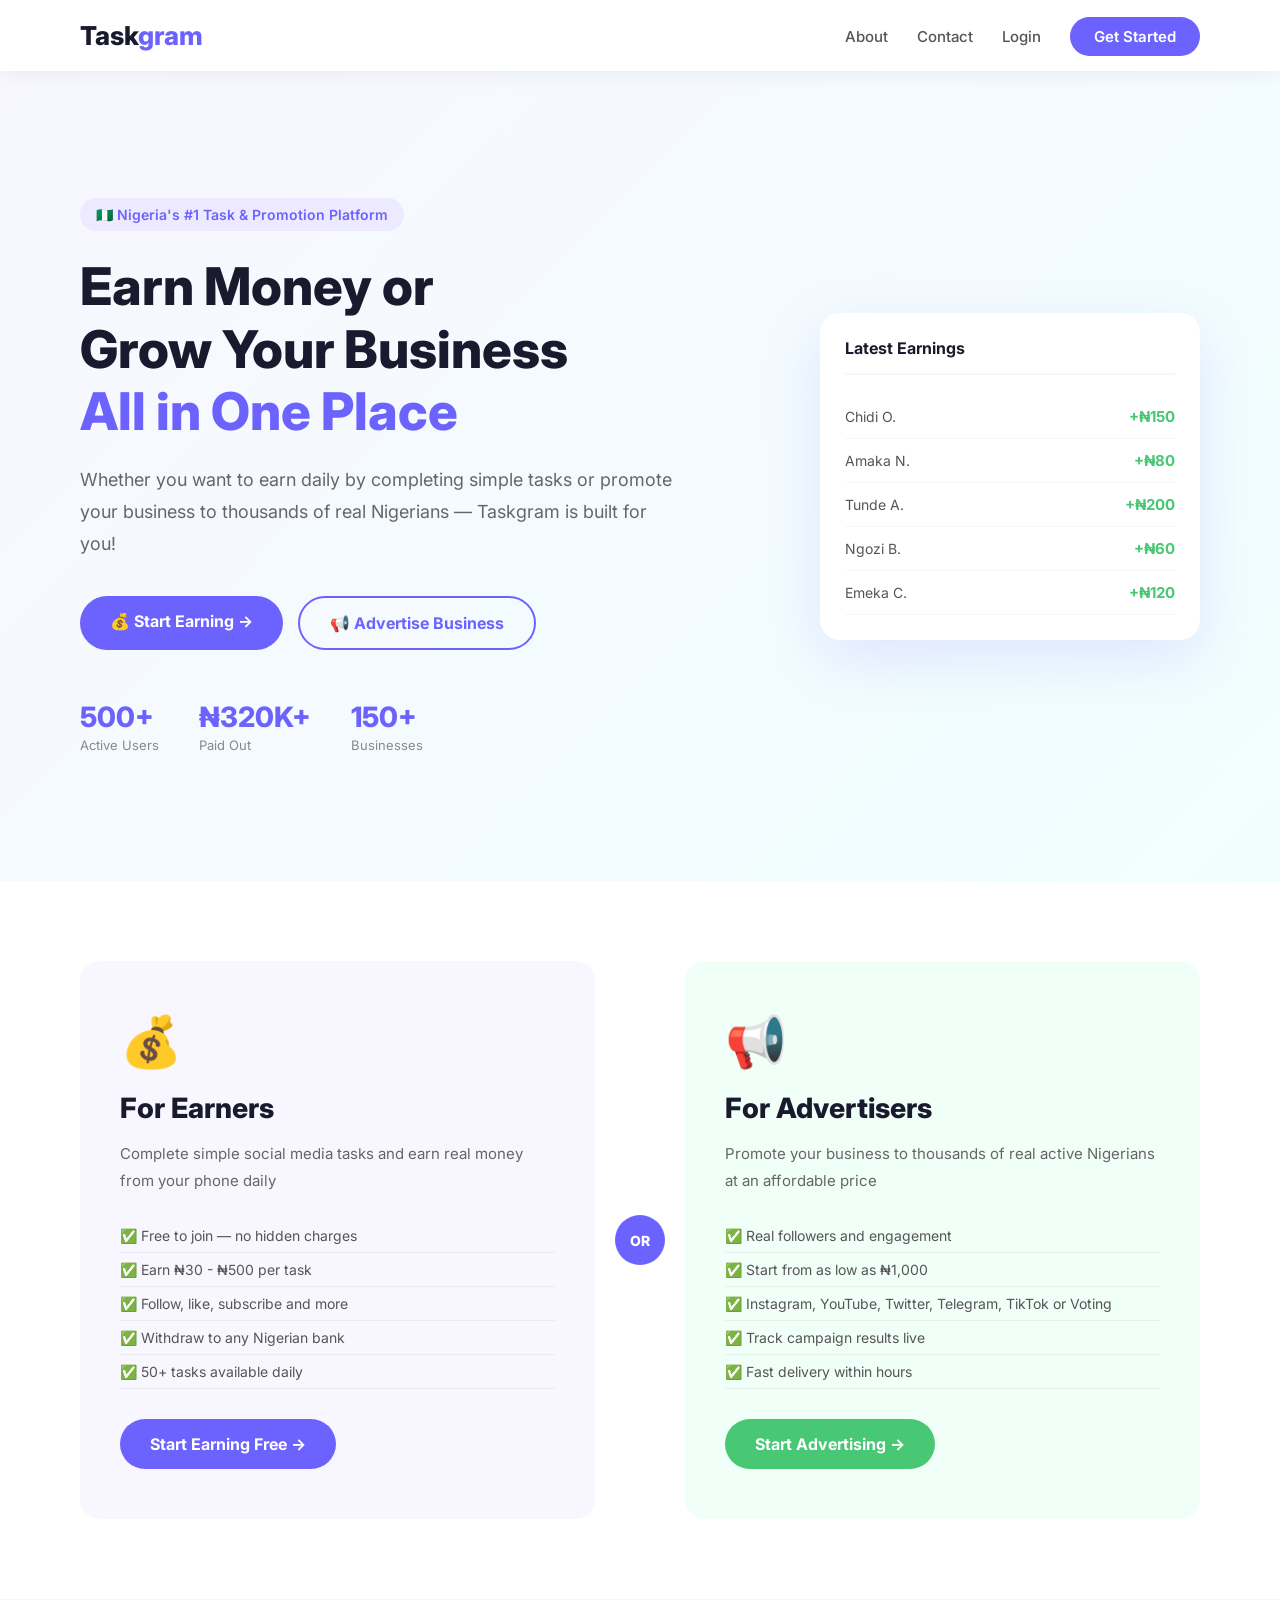
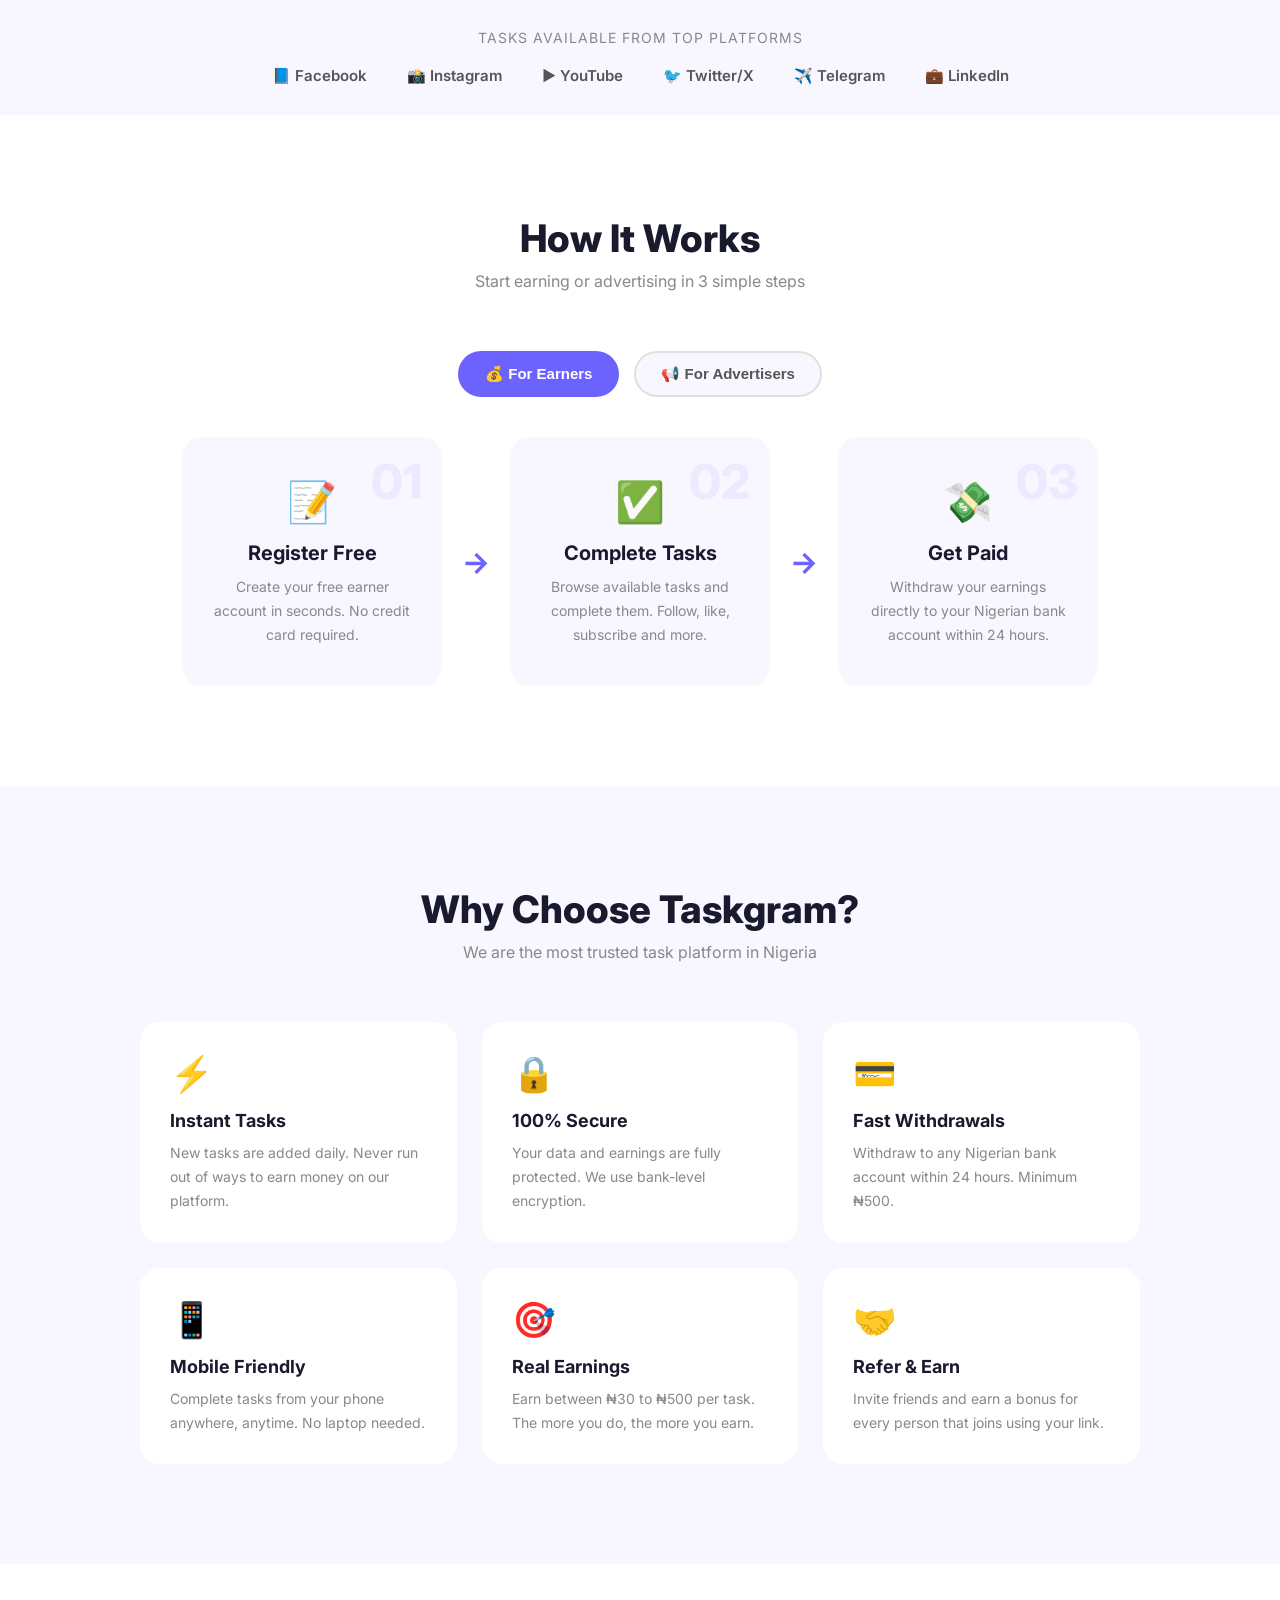
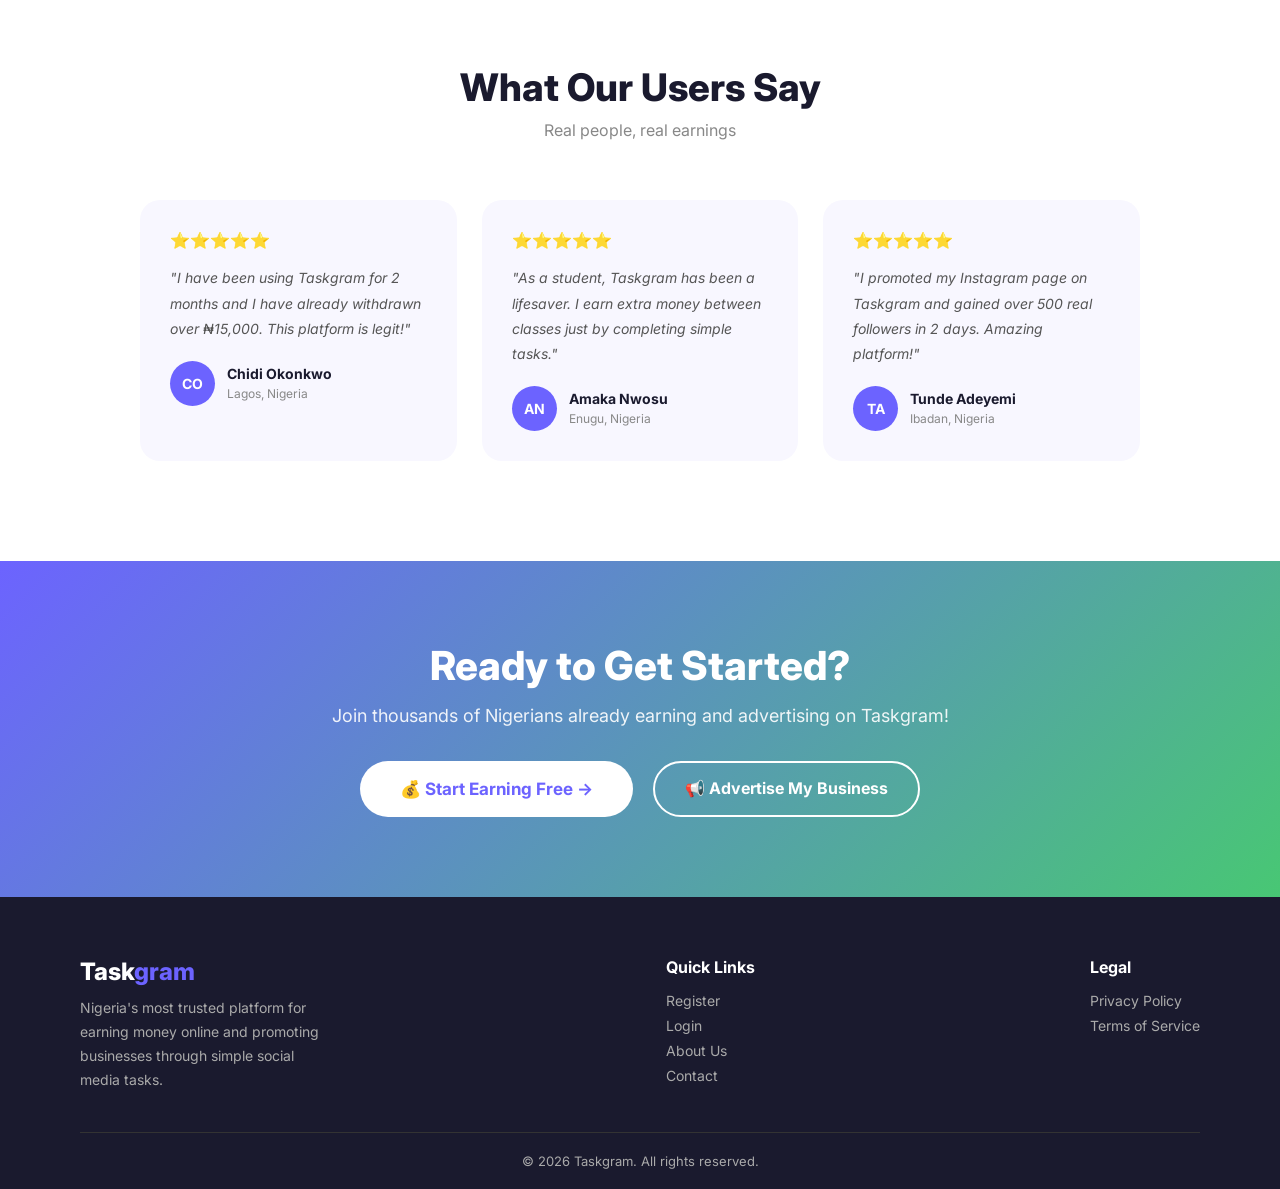
<file: index.html>
<!DOCTYPE html>
<html lang="en">
<head>
    <meta charset="UTF-8">
    <meta name="viewport" content="width=device-width, initial-scale=1.0">
    <title>Taskgram - Earn & Advertise Online</title>
    <link rel="stylesheet" href="css/style.css">
    <link href="https://fonts.googleapis.com/css2?family=Inter:wght@400;500;600;700;800&display=swap" rel="stylesheet">
</head>
<body>

    <!-- NAVIGATION -->
    <nav>
        <div class="logo">Task<span>gram</span></div>
        <div class="nav-links">
            <a href="pages/about.html">About</a>
            <a href="pages/contact.html">Contact</a>
            <a href="pages/login.html">Login</a>
            <a href="pages/register.html" class="btn-signup">Get Started</a>
        </div>
    </nav>

    <!-- HERO SECTION -->
    <section class="hero">
        <div class="hero-content">
            <div class="hero-badge">🇳🇬 Nigeria's #1 Task & Promotion Platform</div>
            <h1>Earn Money or<br>Grow Your Business<br><span>All in One Place</span></h1>
            <p>Whether you want to earn daily by completing simple tasks or promote your business to thousands of real Nigerians — Taskgram is built for you!</p>
            <div class="hero-buttons">
                <a href="pages/register.html" class="btn-main">💰 Start Earning →</a>
                <a href="pages/register.html" class="btn-outline">📢 Advertise Business</a>
            </div>
            <div class="hero-stats">
                <div class="hero-stat">
                    <strong>500+</strong>
                    <span>Active Users</span>
                </div>
                <div class="hero-stat">
                    <strong>₦320K+</strong>
                    <span>Paid Out</span>
                </div>
                <div class="hero-stat">
                    <strong>150+</strong>
                    <span>Businesses</span>
                </div>
            </div>
        </div>
        <div class="hero-image">
            <div class="hero-card">
                <div class="hero-card-header">
                    <span> Latest Earnings</span>
                </div>
                <div class="earning-item">
                    <span> Chidi O.</span>
                    <span class="earn-amount">+₦150</span>
                </div>
                <div class="earning-item">
                    <span> Amaka N.</span>
                    <span class="earn-amount">+₦80</span>
                </div>
                <div class="earning-item">
                    <span> Tunde A.</span>
                    <span class="earn-amount">+₦200</span>
                </div>
                <div class="earning-item">
                    <span> Ngozi B.</span>
                    <span class="earn-amount">+₦60</span>
                </div>
                <div class="earning-item">
                    <span> Emeka C.</span>
                    <span class="earn-amount">+₦120</span>
                </div>
            </div>
        </div>
    </section>

    <!-- TWO SIDES SECTION -->
    <section class="two-sides">
        <div class="side earner-side">
            <div class="side-icon">💰</div>
            <h2>For Earners</h2>
            <p>Complete simple social media tasks and earn real money from your phone daily</p>
            <ul class="side-list">
                <li>✅ Free to join — no hidden charges</li>
                <li>✅ Earn ₦30 - ₦500 per task</li>
                <li>✅ Follow, like, subscribe and more</li>
                <li>✅ Withdraw to any Nigerian bank</li>
                <li>✅ 50+ tasks available daily</li>
            </ul>
            <a href="pages/register.html" class="btn-main">Start Earning Free →</a>
        </div>
        <div class="sides-divider">
            <span>OR</span>
        </div>
        <div class="side advertiser-side">
            <div class="side-icon">📢</div>
            <h2>For Advertisers</h2>
            <p>Promote your business to thousands of real active Nigerians at an affordable price</p>
            <ul class="side-list">
                <li>✅ Real followers and engagement</li>
                <li>✅ Start from as low as ₦1,000</li>
                <li>✅ Instagram, YouTube, Twitter, Telegram, TikTok or Voting</li>
                <li>✅ Track campaign results live</li>
                <li>✅ Fast delivery within hours</li>
            </ul>
            <a href="pages/register.html" class="btn-green">Start Advertising →</a>
        </div>
    </section>

    <!-- TRUSTED BY -->
    <section class="trusted">
        <p>Tasks available from top platforms</p>
        <div class="trusted-logos">
            <span>📘 Facebook</span>
            <span>📸 Instagram</span>
            <span>▶️ YouTube</span>
            <span>🐦 Twitter/X</span>
            <span>✈️ Telegram</span>
            <span>💼 LinkedIn</span>
        </div>
    </section>

    <!-- HOW IT WORKS -->
    <section class="how-it-works">
        <div class="section-header">
            <h2>How It Works</h2>
            <p>Start earning or advertising in 3 simple steps</p>
        </div>

        <div class="how-tabs">
            <button class="tab-btn active" onclick="showTab('earner-steps')">💰 For Earners</button>
            <button class="tab-btn" onclick="showTab('advertiser-steps')">📢 For Advertisers</button>
        </div>

        <div id="earner-steps" class="steps">
            <div class="step">
                <div class="step-number">01</div>
                <div class="step-icon">📝</div>
                <h3>Register Free</h3>
                <p>Create your free earner account in seconds. No credit card required.</p>
            </div>
            <div class="step-arrow">→</div>
            <div class="step">
                <div class="step-number">02</div>
                <div class="step-icon">✅</div>
                <h3>Complete Tasks</h3>
                <p>Browse available tasks and complete them. Follow, like, subscribe and more.</p>
            </div>
            <div class="step-arrow">→</div>
            <div class="step">
                <div class="step-number">03</div>
                <div class="step-icon">💸</div>
                <h3>Get Paid</h3>
                <p>Withdraw your earnings directly to your Nigerian bank account within 24 hours.</p>
            </div>
        </div>

        <div id="advertiser-steps" class="steps" style="display:none;">
            <div class="step">
                <div class="step-number">01</div>
                <div class="step-icon">📋</div>
                <h3>Create Account</h3>
                <p>Register as an advertiser and set up your business profile in minutes.</p>
            </div>
            <div class="step-arrow">→</div>
            <div class="step">
                <div class="step-number">02</div>
                <div class="step-icon">🎯</div>
                <h3>Post Your Task</h3>
                <p>Create your campaign, set your budget and describe what you need done.</p>
            </div>
            <div class="step-arrow">→</div>
            <div class="step">
                <div class="step-number">03</div>
                <div class="step-icon">📈</div>
                <h3>Watch it Grow</h3>
                <p>Thousands of earners complete your task and your business grows instantly.</p>
            </div>
        </div>
    </section>

    <!-- FEATURES -->
    <section class="features">
        <div class="section-header">
            <h2>Why Choose Taskgram?</h2>
            <p>We are the most trusted task platform in Nigeria</p>
        </div>
        <div class="features-grid">
            <div class="feature-card">
                <div class="feature-icon">⚡</div>
                <h3>Instant Tasks</h3>
                <p>New tasks are added daily. Never run out of ways to earn money on our platform.</p>
            </div>
            <div class="feature-card">
                <div class="feature-icon">🔒</div>
                <h3>100% Secure</h3>
                <p>Your data and earnings are fully protected. We use bank-level encryption.</p>
            </div>
            <div class="feature-card">
                <div class="feature-icon">💳</div>
                <h3>Fast Withdrawals</h3>
                <p>Withdraw to any Nigerian bank account within 24 hours. Minimum ₦500.</p>
            </div>
            <div class="feature-card">
                <div class="feature-icon">📱</div>
                <h3>Mobile Friendly</h3>
                <p>Complete tasks from your phone anywhere, anytime. No laptop needed.</p>
            </div>
            <div class="feature-card">
                <div class="feature-icon">🎯</div>
                <h3>Real Earnings</h3>
                <p>Earn between ₦30 to ₦500 per task. The more you do, the more you earn.</p>
            </div>
            <div class="feature-card">
                <div class="feature-icon">🤝</div>
                <h3>Refer & Earn</h3>
                <p>Invite friends and earn a bonus for every person that joins using your link.</p>
            </div>
        </div>
    </section>

    <!-- TESTIMONIALS -->
    <section class="testimonials">
        <div class="section-header">
            <h2>What Our Users Say</h2>
            <p>Real people, real earnings</p>
        </div>
        <div class="testimonials-grid">
            <div class="testimonial-card">
                <div class="stars">⭐⭐⭐⭐⭐</div>
                <p>"I have been using Taskgram for 2 months and I have already withdrawn over ₦15,000. This platform is legit!"</p>
                <div class="testimonial-author">
                    <div class="author-avatar">CO</div>
                    <div>
                        <strong>Chidi Okonkwo</strong>
                        <span>Lagos, Nigeria</span>
                    </div>
                </div>
            </div>
            <div class="testimonial-card">
                <div class="stars">⭐⭐⭐⭐⭐</div>
                <p>"As a student, Taskgram has been a lifesaver. I earn extra money between classes just by completing simple tasks."</p>
                <div class="testimonial-author">
                    <div class="author-avatar">AN</div>
                    <div>
                        <strong>Amaka Nwosu</strong>
                        <span>Enugu, Nigeria</span>
                    </div>
                </div>
            </div>
            <div class="testimonial-card">
                <div class="stars">⭐⭐⭐⭐⭐</div>
                <p>"I promoted my Instagram page on Taskgram and gained over 500 real followers in 2 days. Amazing platform!"</p>
                <div class="testimonial-author">
                    <div class="author-avatar">TA</div>
                    <div>
                        <strong>Tunde Adeyemi</strong>
                        <span>Ibadan, Nigeria</span>
                    </div>
                </div>
            </div>
        </div>
    </section>

    <!-- CTA -->
    <section class="cta">
        <h2>Ready to Get Started?</h2>
        <p>Join thousands of Nigerians already earning and advertising on Taskgram!</p>
        <div style="display:flex; gap:20px; justify-content:center; flex-wrap:wrap;">
            <a href="pages/register.html" class="btn-main">💰 Start Earning Free →</a>
            <a href="pages/register.html" class="btn-outline" style="border-color:white; color:white;">📢 Advertise My Business</a>
        </div>
    </section>

    <!-- FOOTER -->
    <footer>
        <div class="footer-content">
            <div class="footer-brand">
                <h3>Task<span>gram</span></h3>
                <p>Nigeria's most trusted platform for earning money online and promoting businesses through simple social media tasks.</p>
            </div>
            <div class="footer-links">
                <h4>Quick Links</h4>
                <a href="pages/register.html">Register</a>
                <a href="pages/login.html">Login</a>
                <a href="pages/about.html">About Us</a>
                <a href="pages/contact.html">Contact</a>
            </div>
            <div class="footer-links">
                <h4>Legal</h4>
                <a href="pages/privacy.html">Privacy Policy</a>
                <a href="pages/terms.html">Terms of Service</a>
            </div>
        </div>
        <div class="footer-bottom">
            <p>© 2026 Taskgram. All rights reserved.</p>
        </div>
    </footer>

    <script>
        function showTab(tab){
            document.getElementById('earner-steps').style.display = 'none';
            document.getElementById('advertiser-steps').style.display = 'none';
            document.getElementById(tab).style.display = 'flex';

            document.querySelectorAll('.tab-btn').forEach(btn => btn.classList.remove('active'));
            event.target.classList.add('active');
        }
    </script>

</body>
</html>
</file>
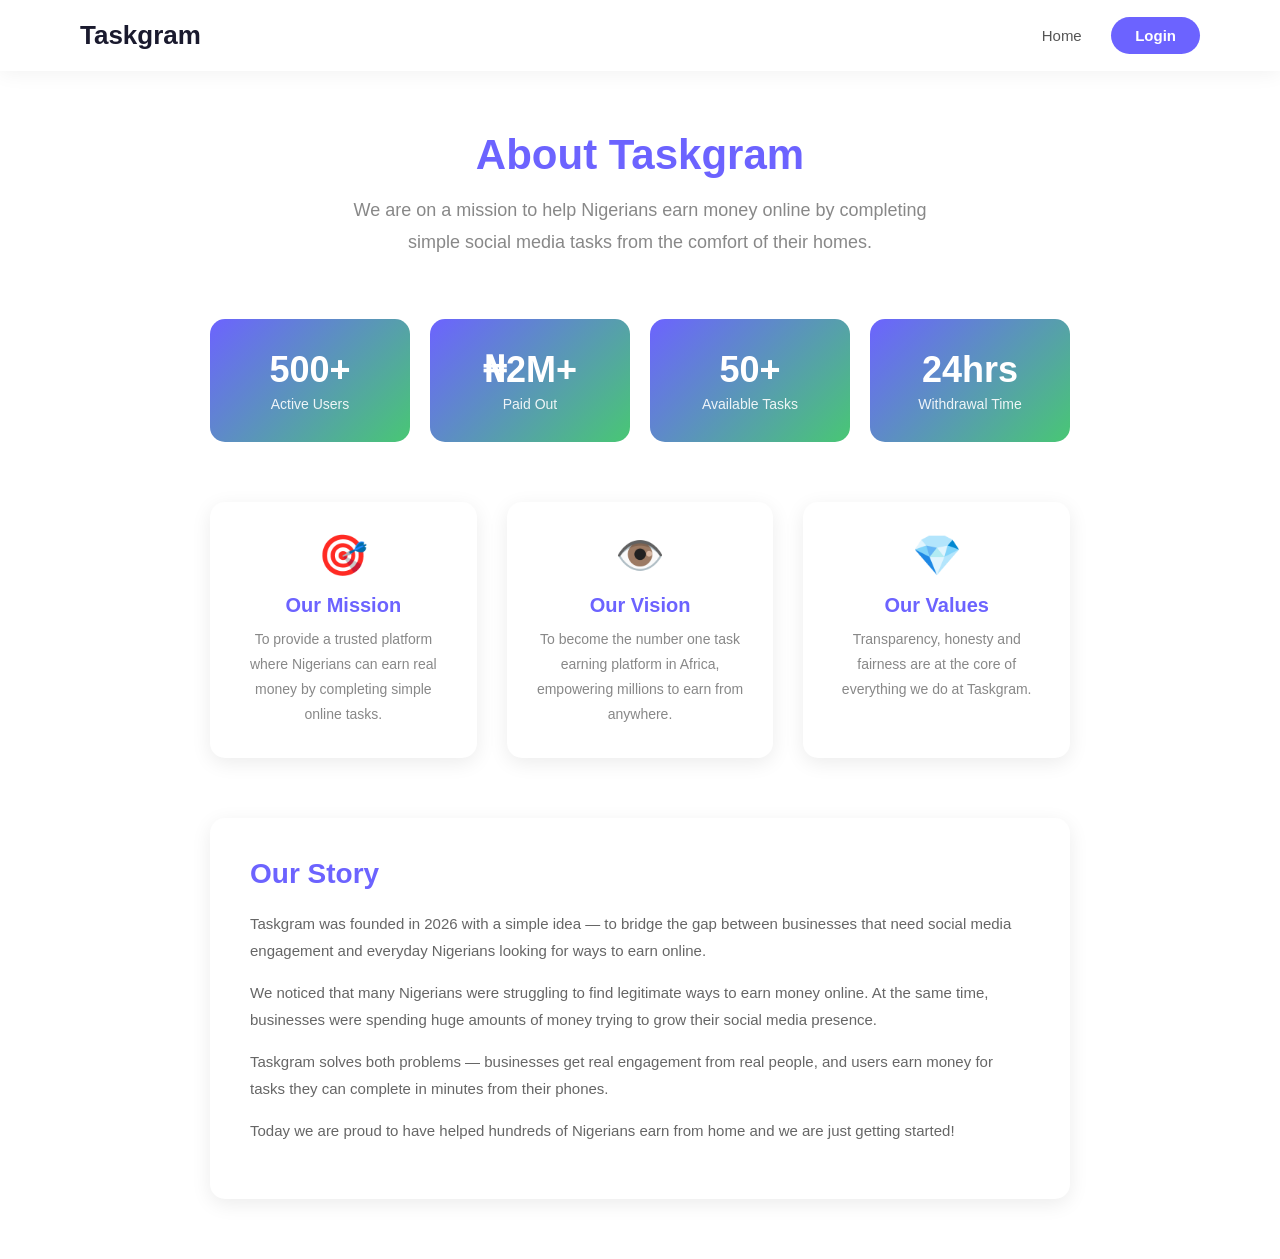
<file: pages/about.html>
<!DOCTYPE html>
<html lang="en">
<head>
    <meta charset="UTF-8">
    <meta name="viewport" content="width=device-width, initial-scale=1.0">
    <title>Taskgram - About Us</title>
    <link rel="stylesheet" href="../css/style.css">
    <style>
        .about-section {
            max-width: 900px;
            margin: 60px auto;
            padding: 0 20px;
        }

        .about-hero {
            text-align: center;
            margin-bottom: 60px;
        }

        .about-hero h1 {
            font-size: 42px;
            color: #6c63ff;
            margin-bottom: 15px;
        }

        .about-hero p {
            font-size: 18px;
            color: #888;
            max-width: 600px;
            margin: 0 auto;
            line-height: 1.8;
        }

        .about-grid {
            display: flex;
            gap: 30px;
            flex-wrap: wrap;
            margin-bottom: 60px;
        }

        .about-card {
            background: white;
            padding: 30px;
            border-radius: 15px;
            flex: 1;
            min-width: 250px;
            box-shadow: 0 5px 20px rgba(0,0,0,0.08);
            text-align: center;
        }

        .about-card .icon {
            font-size: 40px;
            margin-bottom: 15px;
        }

        .about-card h3 {
            font-size: 20px;
            color: #6c63ff;
            margin-bottom: 10px;
        }

        .about-card p {
            color: #888;
            font-size: 14px;
            line-height: 1.8;
        }

        .about-story {
            background: white;
            padding: 40px;
            border-radius: 15px;
            box-shadow: 0 5px 20px rgba(0,0,0,0.08);
            margin-bottom: 60px;
        }

        .about-story h2 {
            font-size: 28px;
            color: #6c63ff;
            margin-bottom: 20px;
        }

        .about-story p {
            color: #666;
            font-size: 15px;
            line-height: 1.8;
            margin-bottom: 15px;
        }

        .stats-row {
            display: flex;
            gap: 20px;
            flex-wrap: wrap;
            margin-bottom: 60px;
        }

        .stat-box {
            background: linear-gradient(135deg, #6c63ff, #48c774);
            color: white;
            padding: 30px;
            border-radius: 15px;
            flex: 1;
            min-width: 150px;
            text-align: center;
        }

        .stat-box h3 {
            font-size: 36px;
            font-weight: 700;
            margin-bottom: 5px;
        }

        .stat-box p {
            font-size: 14px;
            opacity: 0.9;
        }
    </style>
</head>
<body>

    <nav>
        <div class="logo">Taskgram</div>
        <div class="nav-links">
            <a href="../index.html">Home</a>
            <a href="login.html" class="btn-signup">Login</a>
        </div>
    </nav>

    <section class="about-section">

        <!-- HERO -->
        <div class="about-hero">
            <h1>About Taskgram</h1>
            <p>We are on a mission to help Nigerians earn money online by completing simple social media tasks from the comfort of their homes.</p>
        </div>

        <!-- STATS -->
        <div class="stats-row">
            <div class="stat-box">
                <h3>500+</h3>
                <p>Active Users</p>
            </div>
            <div class="stat-box">
                <h3>₦2M+</h3>
                <p>Paid Out</p>
            </div>
            <div class="stat-box">
                <h3>50+</h3>
                <p>Available Tasks</p>
            </div>
            <div class="stat-box">
                <h3>24hrs</h3>
                <p>Withdrawal Time</p>
            </div>
        </div>

        <!-- VALUES -->
        <div class="about-grid">
            <div class="about-card">
                <div class="icon">🎯</div>
                <h3>Our Mission</h3>
                <p>To provide a trusted platform where Nigerians can earn real money by completing simple online tasks.</p>
            </div>
            <div class="about-card">
                <div class="icon">👁️</div>
                <h3>Our Vision</h3>
                <p>To become the number one task earning platform in Africa, empowering millions to earn from anywhere.</p>
            </div>
            <div class="about-card">
                <div class="icon">💎</div>
                <h3>Our Values</h3>
                <p>Transparency, honesty and fairness are at the core of everything we do at Taskgram.</p>
            </div>
        </div>

        <!-- STORY -->
        <div class="about-story">
            <h2>Our Story</h2>
            <p>Taskgram was founded in 2026 with a simple idea — to bridge the gap between businesses that need social media engagement and everyday Nigerians looking for ways to earn online.</p>
            <p>We noticed that many Nigerians were struggling to find legitimate ways to earn money online. At the same time, businesses were spending huge amounts of money trying to grow their social media presence.</p>
            <p>Taskgram solves both problems — businesses get real engagement from real people, and users earn money for tasks they can complete in minutes from their phones.</p>
            <p>Today we are proud to have helped hundreds of Nigerians earn from home and we are just getting started!</p>
        </div>

    </section>

</body>
</html>
</file>
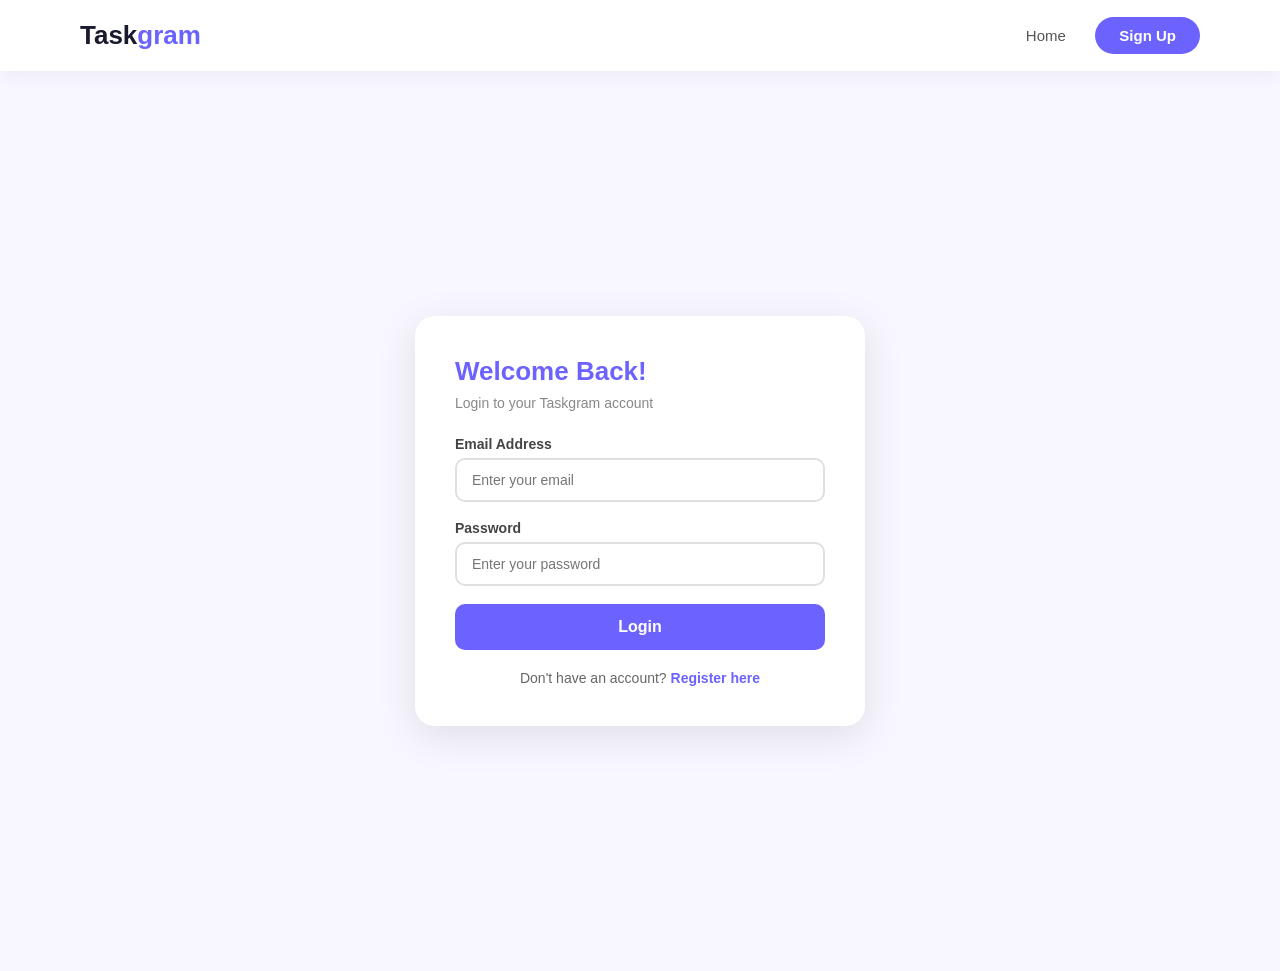
<file: pages/advertiser_dashboard.html>
<!DOCTYPE html>
<html lang="en">
    <head>
        <meta charset="UTF-8">
        <meta name="viewport" content="width=device-width, initial-scale=1.0">
        <title>Taskgram - Advertisers Dashboard</title>
        <link rel="stylesheet" href="../css/style.css">
        <style>
            .adv-dashboard {
                max-width: 1000px;
                margin: 40px auto;
                padding: 0 20px;
            }

            .adv-welcome {
                background: linear-gradient(135deg, #1a1a2e, #2d2d5e);
                color: white;
                padding: 30px;
                border-radius: 15px;
                margin-bottom: 30px;
            }

            .adv-welcome h2 {
                font-size: 24px;
                margin-bottom: 8px;
            }

            .adv-welcome p {
                opacity: 0.8;
                font-size: 14px;
            }

            .adv-stats {
                display: flex;
                gap: 20px;
                flex-wrap: wrap;
                margin-bottom: 30px;
            }

            .adv-stat-card {
                background: white;
                padding: 25px;
                border-radius: 15px;
                flex: 1;
                min-width: 150px;
                box-shadow: 0 5px 20px rgba(0, 0, 0, 0.08);
                text-align: center;
            }

            .adv-stat-card h3 {
                font-size: 14px;
                color: #888;
                margin-bottom: 10px;
            }

            .adv-stat-card p {
                font-size: 28px;
                font-weight: 700;
                color: #6c63ff;
            }

            .adv-section {
                background: white;
                padding: 30px;
                border-radius: 15px;
                box-shadow: 0 5px 20px rgba(0, 0, 0, 0.08);
                margin-bottom: 30px;
            }

            .adv-section h2 {
                font-size: 22px;
                color: 6c63ff;
                margin-bottom: 25px;
            }

            .campaign-form {
                display: grid;
                grid-template-columns: repeat(2, 1fr);
                gap: 15px;
            }

            .campaign-form .form-group {
                margin-bottom: 0;
            }

            .campaign-form .form-group {
                margin-bottom: 0;
            }

            .campaign-form .form-group.full-width {
                grid-column: span 2;
            }

            .campaign-form input,
            .campaign-form select,
            .campaign-form textarea {
                display: block;
                width: 100%;
                padding: 12px 15px;
                border: 2px solid #e0e0e0;
                border-radius: 10px;
                font-size: 14px;
                outline: none;
                transition: 0.3s;
                box-sizing: border-box;
                font-family: 'Inter', sans-serif;
            }

            .campaign-form label {
                display: block;
                font-size: 14px;
                font-weight: 600;
                margin-bottom: 6px;
                color: #444;
            }

            .campaign-form textarea {
                height: 100px;
                resize: none;
            }

            .btn-campaign {
                background: #6c63ff;
                color: white;
                padding: 14px 30px;
                border: none;
                border-radius: 10px;
                font-size: 15px;
                font-weight: 600;
                cursor: pointer;
                transition: 0.3s;
                margin-top: 15px;
            }

            .btn-campaign:hover {
                background: #574fd6;
            }

            .campaign-card {
                background: #f8f7ff;
                padding: 20px;
                border-radius: 12px;
                margin-bottom: 15px;
                display: flex;
                justify-content: space-between;
                align-items: center;
                flex-wrap: wrap;
                gap: 15px;
            }

            .campaign-info h3 {
                font-size: 16px;
                color: #1a1a2e;
                margin-bottom: 5px;
            }

            .campaign-info p {
                font-size: 13px;
                color: #888;
            }

            .campaign-badge {
                padding: 5px 15px;
                border-radius: 20px;
                font-size: 12px;
                font-weight: 600;
            }

            .badge-active {
                background: #e6fff4;
                color: #48c774;
            }

            .badge-pending {
                background: #fff8e6;
                color: #f39c12;
            }

            .badge-completed {
                background: #f0eeff;
                color: #6c63ff;
            }

            .campaign-stats {
                display: flex;
                gap: 20px;
            }

            .campaign-stat {
                text-align: center;
            }

            .campaign-stat strong {
                display: block;
                font-size: 18px;
                color: #6c63ff;
            }

            .campaign-stat span {
                font-size: 11px;
                color: #888;
            }

            .fund-box {
                display: flex;
                gap: 15px;
                align-items: flex-end;
                flex-wrap: wrap;
            }

            .fund-box .form-group {
                flex: 1;
                min-width: 200px;
                margin-bottom: 0;
            }

            .fund-box input {
                display: block;
                width: 100%;
                padding: 12px 15px;
                border: 2px solid #e0e0e0;
                border-radius: 10px;
                font-size: 14px;
                outline: none;
                transition: 0.3s;
                box-sizing: border-box;
            }

            .fund-box input:focus {
                border-color: #6c63ff;
            }

            .fund-box label {
                display: block;
                font-size: 14px;
                font-weight: 600;
                margin-bottom: 6;
                color: #444;
            }

            .btn-fund {
                background: #48c774;
                color: white;
                padding: 14px 30px;
                border: none;
                border-radius: 10px;
                font-size: 15px;
                font-weight: 600;
                cursor: pointer;
                transition: 0.3s;
            }

            .btn-fund:hover {
                background: #3da363;
            }
        </style>
    </head>
    <body>

        <nav>
            <div class="logo">Task<span style="color: #6c63ff;">gram</span></div>
            <div class="nav-links">
                <a href="#" onclick="logout()">logout</a>
            </div>
        </nav>

        <div class="adv-dashboard">

            <!--WELCOME-->
            <div class="adv-welcome">
                <h2 id="adv-welcometext">welcome back!</h2>
                <p>manage your campaings and grow your business</p>
            </div>

            <!--STATS-->
            <div class="adv-stats">
                <div class="adv-stat-card">
                    <h3>Wallet Balance</h3>
                    <p id="adv-balance">N0.00</p>
                </div>
                <div class="adv-stat-card">
                    <h3>Active Campaings</h3>
                    <p id="adv-campaigns">0</p>
                </div>
                <div class="adv-stat-card">
                    <h3>Total Task Done</h3>
                    <p id="adv-task-done">0</p>
                </div>
                <div class="adv-stat-card">
                    <h3>Total Spent</h3>
                    <p id="adv-spent">N0</p>
                </div>
            </div>

            <!--FUND WALLET-->
            <div class="adv-section">
                <h2>Fund Your Wallet</h2>
                <p style="color:#888;font-size: 14px;margin-bottom: 20px;">Add funds to your wallet to start running campaigns. Minimum N1,000</p>
                <div class="fund-box">
                    <div class="form-group">
                        <label>Amount (N)</label>
                        <input type="number" id="fund-amount" placeholder="Enter amount e.g. 5000" min="1000">
                    </div>
                    <button class="btn-fund" onclick="fundwallet()">Fund Wallet  </button>
                </div>
            </div>

            <!--CREATE CAMPAIGN-->
            <div class="adv-section">
                <h2>Create New Campaing</h2>
                <div class="campaign-form">
                    <div class="form-group">
                        <label>Campaign Title</label>
                        <input type="text" id="camp-title" placeholder="e.g. Follow my Instagram page">
                    </div>
                    <div class="form-group">
                        <label>Platform</label>
                        <select id="camp-platform">
                            <option value="">Select platform</option>
                            <option value="">instagram</option>
                            <option value="">facebook</option>
                            <option value="">youtube</option>
                            <option value="">twitter</option>
                            <option value="">telegram</option>
                            <option value="">tiktok</option>
                            <option value="">linkedin</option>
                        </select>
                    </div>
                    <div class="form-group">
                        <label>Task Type</label>
                        <select id="camp-type">
                            <option value="">select task type</option>
                            <option value="">Follow/Subscribe</option>
                            <option value="">Like/React</option>
                            <option value="">Comment</option>
                            <option value="">Share/Retweet</option>
                            <option value="">Join Group</option>
                            <option value="">Watch Video</option>
                        </select>
                    </div>
                    <div class="form-group">
                        <label>Reward per Task (N)</label>
                        <input type="number" id="camp-reward" placeholder="e.g. 50" min="10">
                    </div>
                    <div class="form-group">
                        <label>Number of Task Needed</label>
                        <input type="number" id="camp-quantity" placeholder="e.g. 100" min="10">
                    </div>
                    <div class="form-group">
                        <label>Your link</label>
                        <input type="url" id="camp-link" placeholder="https://instagram.com/yourpage">
                    </div>
                    <div class="form-group full-width">
                        <label>Task Description</label>
                        <input type="number" id="camp-desc" placeholder="Describe what earners should go e.g. Follow our instagrampage and stay followed for 30 days"></textarea>
                    </div>
                </div>
                
                <!--MY CAMPAIGNS-->
                <div class="adv-section">
                    <h2>My Campaign</h2>
                    <div id="campaign-list">
                        <p style="color:#888;text-align:center;">No campaigns yet. create your first campaign above!</p>
                    </div>
                </div>

            </div>
            <script>
                const user = JSON.parse(localStorage.getItem('user'));

                if(!user || user.account_type !== 'advertiser') {
                    window.location.href = 'login.html';
                }

                document.getElementById('adv-welcome-text'). textContent = 'Welcome back, ' + user.full_name + '!';
                document.getElementById('adv-balance'). textContent = 'N' + parseFloat(user.balance).toFixed(2);

                function fundwallet(){
                    const amount = document.getElemmentById('fund-amount').value;
                    if(!amount || amount < 1000){
                        alert('minimum funding amount is N1000');
                        return
                    }
                    // Paystack payment integration will go here
                    alert('Payment gateway coming soon! Contact support to fund your wallet manually.');
                }

                async function createCampaign(){
                    const title = document.getElementById('camp-title').value;
                    const platform = document.getElementById('camp-platform').value;
                    const type = document.getElementById('camp-style').value;
                    const reward = document.getElementById('camp-reward').value;
                    const quantity = document.getElementById('camp-quantity').value;
                    const link = document.getElementById('camp-link').value;
                    const description = document.getElementById('camp-desc').value;
                    
                    if(!title || !platform || !type || !reward || !quantity || !link || !description){
                        alert('please fill in all fildes');
                        return;
                    }

                    const total_cost = reward * quantity;

                    if(total_cost > parseFloat(user.balance)){
                        alert('insufficient wallet balance! Total cost N' + total_cost + '. please fund your wallet first. ');
                        return;
                    }

                    alert ('Campaign feature coming soon! Fund your wallet and our team will set up your campaign manually for now.');
                }

                function logout(){
                    localStorage.removeItem('user');
                    window.location.href = '../index.html';
                }
            </script>

        </body>
</html>
</file>
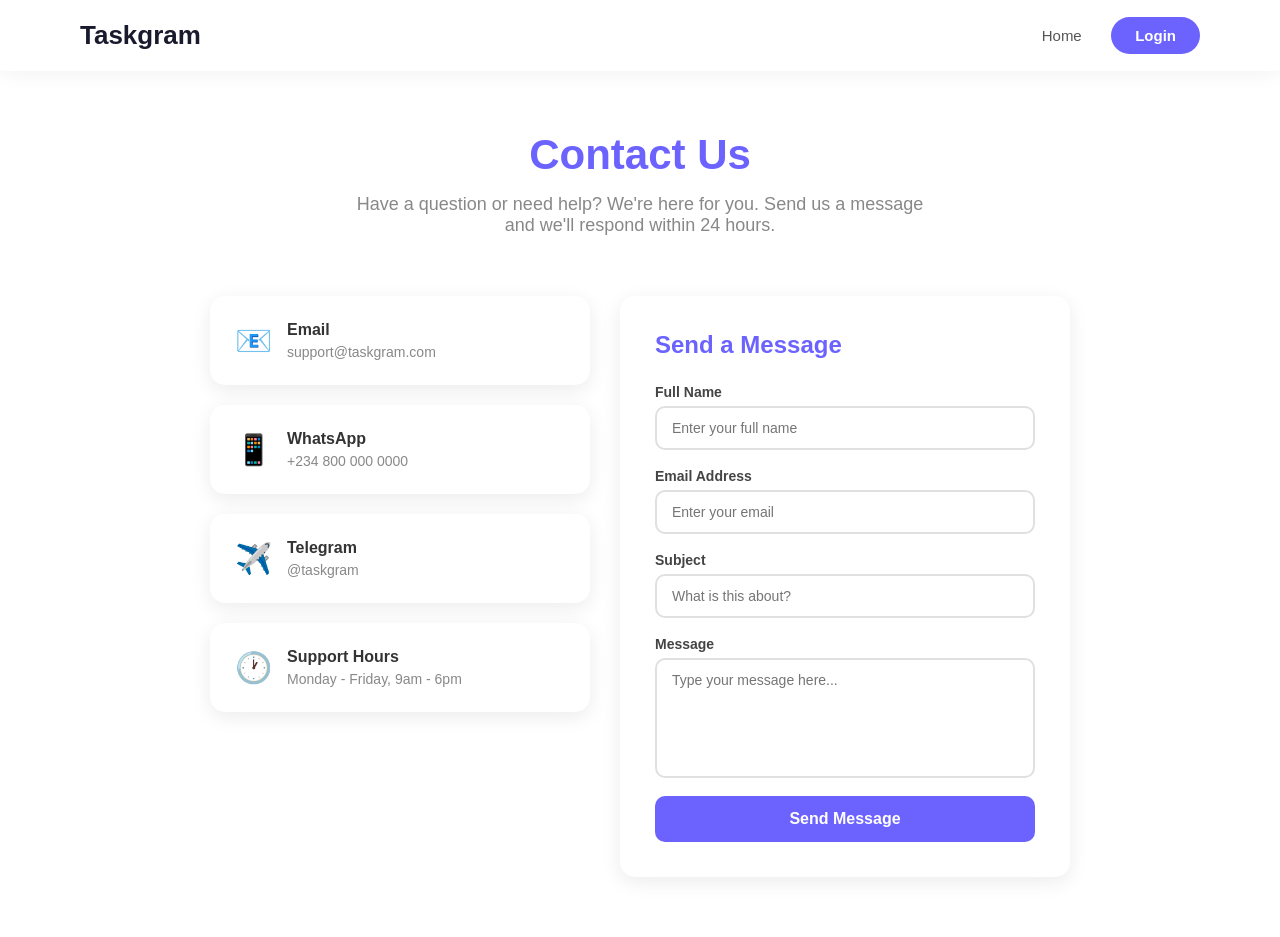
<file: pages/contact.html>
<!DOCTYPE html>
<html lang="en">
<head>
    <meta charset="UTF-8">
    <meta name="viewport" content="width=device-width, initial-scale=1.0">
    <title>Taskgram - Contact Us</title>
    <link rel="stylesheet" href="../css/style.css">
    <style>
        .contact-section {
            max-width: 900px;
            margin: 60px auto;
            padding: 0 20px;
        }

        .contact-hero {
            text-align: center;
            margin-bottom: 60px;
        }

        .contact-hero h1 {
            font-size: 42px;
            color: #6c63ff;
            margin-bottom: 15px;
        }

        .contact-hero p {
            font-size: 18px;
            color: #888;
            max-width: 600px;
            margin: 0 auto;
        }

        .contact-grid {
            display: flex;
            gap: 30px;
            flex-wrap: wrap;
        }

        .contact-info {
            flex: 1;
            min-width: 250px;
        }

        .contact-card {
            background: white;
            padding: 25px;
            border-radius: 15px;
            box-shadow: 0 5px 20px rgba(0,0,0,0.08);
            margin-bottom: 20px;
            display: flex;
            align-items: center;
            gap: 15px;
        }

        .contact-card .icon {
            font-size: 30px;
        }

        .contact-card h3 {
            font-size: 16px;
            color: #333;
            margin-bottom: 5px;
        }

        .contact-card p {
            font-size: 14px;
            color: #888;
        }

        .contact-form {
            flex: 1;
            min-width: 250px;
            background: white;
            padding: 35px;
            border-radius: 15px;
            box-shadow: 0 5px 20px rgba(0,0,0,0.08);
        }

        .contact-form h2 {
            font-size: 24px;
            color: #6c63ff;
            margin-bottom: 25px;
        }

        .contact-form .form-group {
            margin-bottom: 18px;
        }

        .contact-form label {
            display: block;
            font-size: 14px;
            font-weight: 600;
            margin-bottom: 6px;
            color: #444;
        }

        .contact-form input,
        .contact-form textarea {
            display: block;
            width: 100%;
            padding: 12px 15px;
            border: 2px solid #e0e0e0;
            border-radius: 10px;
            font-size: 14px;
            outline: none;
            transition: 0.3s;
            box-sizing: border-box;
            font-family: 'Segoe UI', sans-serif;
        }

        .contact-form input:focus,
        .contact-form textarea:focus {
            border-color: #6c63ff;
        }

        .contact-form textarea {
            height: 120px;
            resize: none;
        }

        .btn-send {
            display: block;
            width: 100%;
            padding: 14px;
            background: #6c63ff;
            color: white;
            border: none;
            border-radius: 10px;
            font-size: 16px;
            font-weight: 600;
            cursor: pointer;
            transition: 0.3s;
        }

        .btn-send:hover {
            background: #574fd6;
        }
    </style>
</head>
<body>

    <nav>
        <div class="logo">Taskgram</div>
        <div class="nav-links">
            <a href="../index.html">Home</a>
            <a href="login.html" class="btn-signup">Login</a>
        </div>
    </nav>

    <section class="contact-section">

        <div class="contact-hero">
            <h1>Contact Us</h1>
            <p>Have a question or need help? We're here for you. Send us a message and we'll respond within 24 hours.</p>
        </div>

        <div class="contact-grid">

            <!-- CONTACT INFO -->
            <div class="contact-info">
                <div class="contact-card">
                    <div class="icon">📧</div>
                    <div>
                        <h3>Email</h3>
                        <p>support@taskgram.com</p>
                    </div>
                </div>
                <div class="contact-card">
                    <div class="icon">📱</div>
                    <div>
                        <h3>WhatsApp</h3>
                        <p>+234 800 000 0000</p>
                    </div>
                </div>
                <div class="contact-card">
                    <div class="icon">✈️</div>
                    <div>
                        <h3>Telegram</h3>
                        <p>@taskgram</p>
                    </div>
                </div>
                <div class="contact-card">
                    <div class="icon">🕐</div>
                    <div>
                        <h3>Support Hours</h3>
                        <p>Monday - Friday, 9am - 6pm</p>
                    </div>
                </div>
            </div>

            <!-- CONTACT FORM -->
            <div class="contact-form">
                <h2>Send a Message</h2>
                <div class="form-group">
                    <label>Full Name</label>
                    <input type="text" placeholder="Enter your full name">
                </div>
                <div class="form-group">
                    <label>Email Address</label>
                    <input type="email" placeholder="Enter your email">
                </div>
                <div class="form-group">
                    <label>Subject</label>
                    <input type="text" placeholder="What is this about?">
                </div>
                <div class="form-group">
                    <label>Message</label>
                    <textarea placeholder="Type your message here..."></textarea>
                </div>
                <button class="btn-send">Send Message</button>
            </div>

        </div>

    </section>

</body>
</html>
</file>
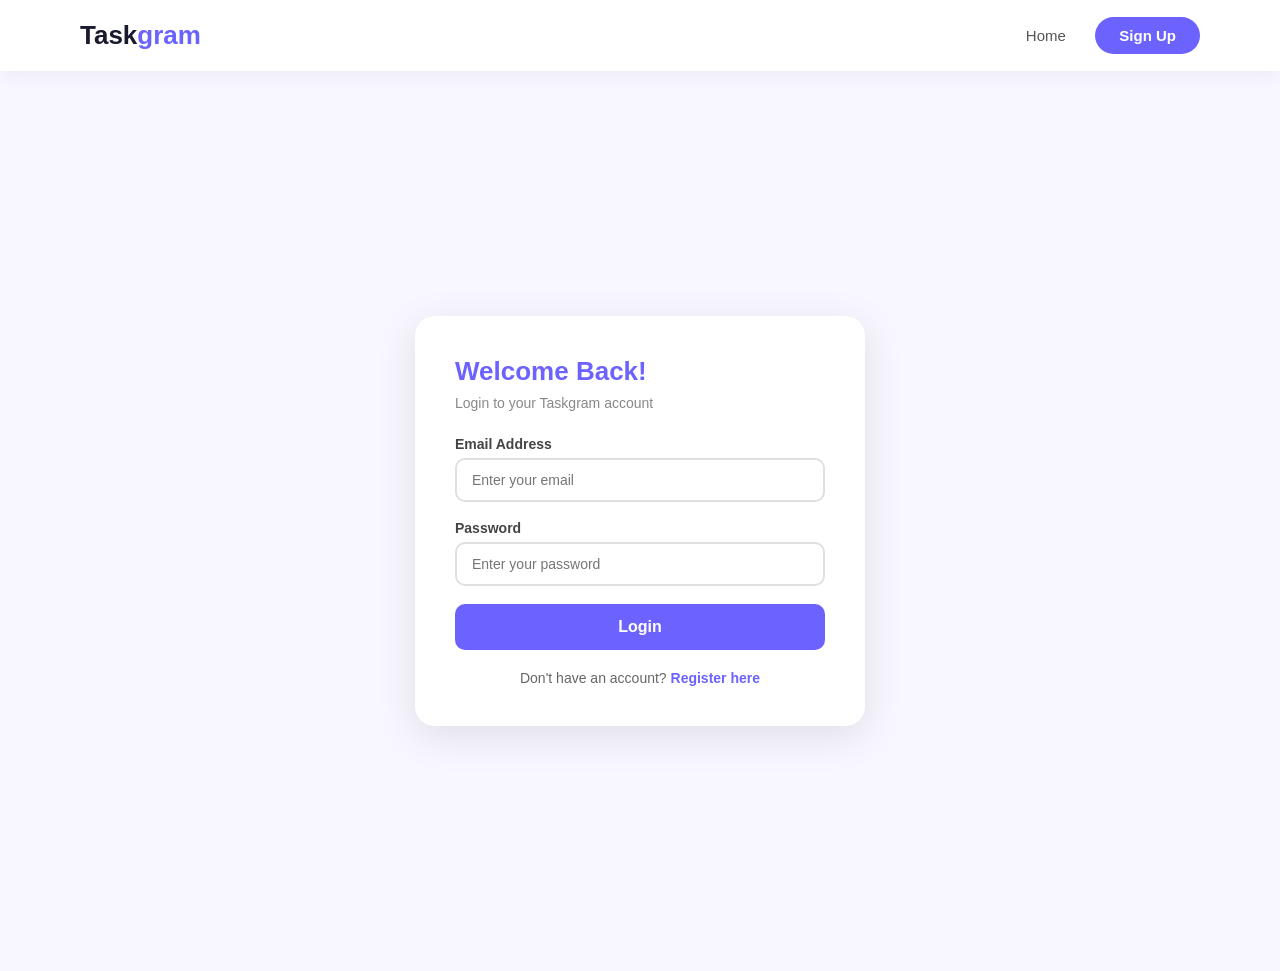
<file: pages/dashboard.html>
<!DOCTYPE html>
<html lang="en">
    <head>
        <meta charset="UTF-8">
        <meta name="viewpoint" content="width=device-width, initial-scale=1.0">
        <title>Taskgram - Dashboard</title>
        <link rel="stylesheet" href="../css/style.css">
        <style>
            .dashboard {
                max-width: 900px;
                margin: 40px auto;
                padding: 0 20px;
            }

            .welcome-box {
                background: linear-gradient(135deg, #6c63ff, #48c774);
                color: white;
                padding: 30px;
                border-radius: 15px;
                margin-bottom: 30px;
            }

            .welcome-box h2 {
                font-size: 24px;
                margin-bottom: 8px;
            }

            .stats {
                display: flex;
                gap: 20px;
                flex-wrap: wrap;
                margin-bottom: 30px;
            }

            .stat-card {
                background: white;
                padding: 25px;
                border-radius: 15px;
                flex: 1;
                min-width: 150px;
                box-shadow: 0 5px 20px rgba(0,0,0,0.08);
                text-align: center;
            }

            .stat-card h3 {
                font-size: 14px;
                color: #888;
                margin-bottom: 10px;
            }

            .amount {
                font-size: 28px;
                font-weight: 700;
                color: #6c63ff;
            }

            .withdraw-section {
                background: #6c63ff;
                color: white;
                padding: 15px 40px;
                border: none;
                border-radius: 30px;
                font-size: 16px;
                font-weight: 600;
                cursor: pointer;
            }

            .btn-withdraw:hover {
                background: #574fd6;
            }
        </style>
    </head>
    <body>

        <!--NAVIGATION-->
        <nav>
            <div class="logo">Taskgram</div>
            <div class="nav-links">
                <a href="tasks.html">Task</a>
                <a href="#" class="btn-signup">Logout</a>
            </div>
        </nav>

        <!--DASHBOARD-->
        <section class="Dashboard">

            <!--WELCOME-->
            <div class="welcome-box">
                <h2>Welcome back, User 👋</h2>
                <p>Complete tasks and earn money daily</p>
            </div>

            <!--STATS-->
            <div class="stats">
            <div class="stat-card">
                <h3>Total Earning</h3>
                <p class="amount">₦0.00</p>
            </div>
            <div class="stat-card">
                <h3>Tasks Completed</h3>
                <p class="amount">0</p>
            </div>
            <div class="stat-card">
                <h3>Available Tasks</h3>
                <p class="amount">12</p>
            </div>
            </div>

            <!--WITHDRAW BUTTON-->
            <div class="Withdraw-section">
                <button class="btn Withdraw">Withdraw Earnings</button>
            </div>

        </section>
   <script>
    const user = JSON.parse(localStorage.getItem('user'));

    if(!user){
        window.location.href = 'login.html';
    }

    // Display user data
    document.querySelector('.welcome-box h2').textContent = 'Welcome back, ' + user.full_name + '! 👋';
    
    // Display balance
    const amounts = document.querySelectorAll('.amount');
    amounts[0].textContent = '₦' + parseFloat(user.balance).toFixed(2);

    function logout(){
        localStorage.removeItem('user');
        window.location.href = '../index.html';
    }
</script>
    </body>
</html>
</file>
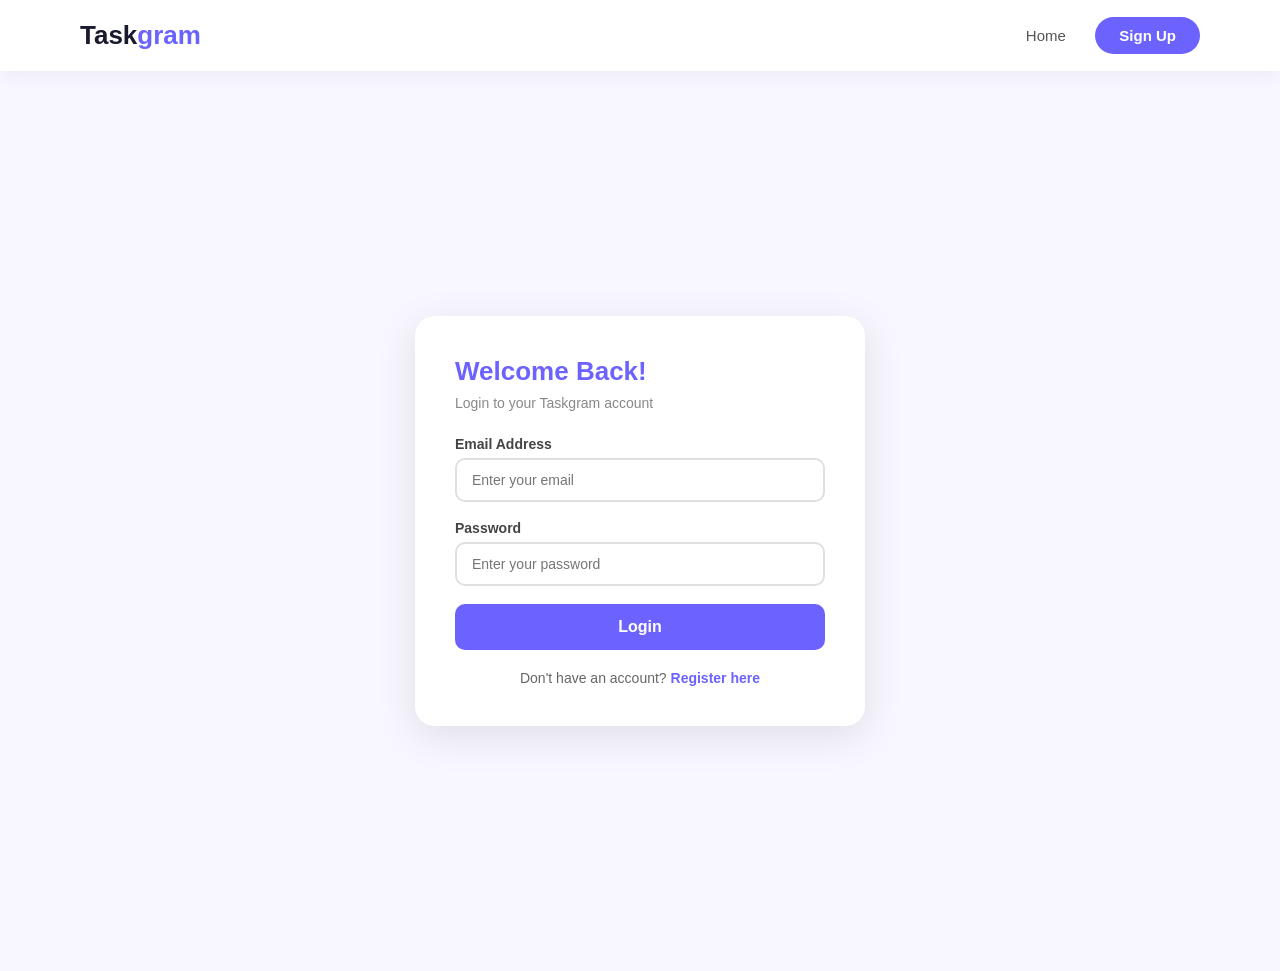
<file: pages/login.html>
<!DOCTYPE html>
<html lang="en">
<head>
    <meta charset="UTF-8">
    <meta name="viewport" content="width=device-width, initial-scale=1.0">
    <title>Taskgram - Login</title>
    <link rel="stylesheet" href="../css/style.css">
    <style>
        .code-input {
            display: flex;
            gap: 10px;
            justify-content: center;
            margin: 20px 0;
        }

        .code-input input {
            width: 50px;
            height: 55px;
            text-align: center;
            font-size: 22px;
            font-weight: 700;
            border: 2px solid #e0e0e0;
            border-radius: 10px;
            outline: none;
            transition: 0.3s;
        }

        .code-input input:focus {
            border-color: #6c63ff;
        }

        .resend-link {
            text-align: center;
            margin-top: 15px;
            font-size: 14px;
            color: #888;
        }

        .resend-link a {
            color: #6c63ff;
            font-weight: 600;
            text-decoration: none;
            cursor: pointer;
        }
    </style>
</head>
<body>

    <nav>
        <div class="logo">Task<span style="color:#6c63ff">gram</span></div>
        <div class="nav-links">
            <a href="../index.html">Home</a>
            <a href="register.html" class="btn-signup">Sign Up</a>
        </div>
    </nav>

    <!-- STEP 1: LOGIN FORM -->
    <section class="auth-section" id="step1">
        <div class="auth-box">
            <h2>Welcome Back!</h2>
            <p class="auth-sub">Login to your Taskgram account</p>
            <div class="form-group">
                <label>Email Address</label>
                <input type="email" id="email" placeholder="Enter your email">
            </div>
            <div class="form-group">
                <label>Password</label>
                <input type="password" id="password" placeholder="Enter your password">
            </div>
            <button class="btn-auth" onclick="loginUser()">Login</button>
            <p class="auth-switch">Don't have an account?
                <a href="register.html">Register here</a>
            </p>
        </div>
    </section>

    <!-- STEP 2: EMAIL VERIFICATION -->
    <section class="auth-section" id="step2" style="display:none;">
        <div class="auth-box">
            <h2>Check Your Email</h2>
            <p class="auth-sub" id="verify-message">We sent a 6-digit code to your email</p>

            <div class="code-input">
                <input type="text" maxlength="1" id="c1" oninput="moveNext(this, 'c2')">
                <input type="text" maxlength="1" id="c2" oninput="moveNext(this, 'c3')">
                <input type="text" maxlength="1" id="c3" oninput="moveNext(this, 'c4')">
                <input type="text" maxlength="1" id="c4" oninput="moveNext(this, 'c5')">
                <input type="text" maxlength="1" id="c5" oninput="moveNext(this, 'c6')">
                <input type="text" maxlength="1" id="c6" oninput="moveNext(this, null)">
            </div>

            <button class="btn-auth" onclick="verifyCode()">Verify & Login</button>

            <p class="resend-link">
                Didn't receive the code? 
                <a onclick="resendCode()">Resend Code</a>
            </p>

            <p style="text-align:center; margin-top:10px;">
                <a href="#" onclick="goBack()" style="color:#888; font-size:13px;">← Go back</a>
            </p>
        </div>
    </section>

    <script>
        let userEmail = '';
        let verifyType = '';

        function moveNext(current, nextId){
            if(current.value.length === 1 && nextId){
                document.getElementById(nextId).focus();
            }
        }

        async function loginUser(){
            const email = document.getElementById('email').value;
            const password = document.getElementById('password').value;

            if(!email || !password){
                alert('Please fill in all fields');
                return;
            }

            const response = await fetch('https://taskgram.infinityfreeapp.com/api/login.php', {
                method: 'POST',
                headers: {'Content-Type': 'application/json'},
                body: JSON.stringify({email, password})
            });

            const result = await response.json();

            if(result.status === '2fa_required'){
                userEmail = result.email;
                verifyType = '2fa';
                document.getElementById('step1').style.display = 'none';
                document.getElementById('step2').style.display = 'flex';
                document.getElementById('verify-message').textContent = 'We sent a 6-digit code to ' + email;
            } else if(result.status === 'unverified'){
                userEmail = result.email;
                verifyType = 'registration';
                document.getElementById('step1').style.display = 'none';
                document.getElementById('step2').style.display = 'flex';
                document.getElementById('verify-message').textContent = 'Your email is not verified. We sent a new code to ' + email;
                resendCode();
            } else {
                alert(result.message);
            }
        }

        async function verifyCode(){
            const code = document.getElementById('c1').value +
                        document.getElementById('c2').value +
                        document.getElementById('c3').value +
                        document.getElementById('c4').value +
                        document.getElementById('c5').value +
                        document.getElementById('c6').value;

            if(code.length !== 6){
                alert('Please enter the complete 6-digit code');
                return;
            }

            let url = '';
            if(verifyType === '2fa'){
                url = 'https://taskgram.infinityfreeapp.com/api/verify_login.php';
            } else {
                url = 'https://taskgram.infinityfreeapp.com/api/verify_email.php';
            }

            const response = await fetch(url, {
                method: 'POST',
                headers: {'Content-Type': 'application/json'},
                body: JSON.stringify({email: userEmail, code: code})
            });

            const result = await response.json();

            if(result.status === 'success'){
                if(verifyType === '2fa'){
                    localStorage.setItem('user', JSON.stringify(result.user));
                    if(result.user.account_type === 'advertiser'){
                        window.location.href = 'advertiser_dashboard.html';
                    } else {
                        window.location.href = 'dashboard.html';
                    }
                } else {
                    alert('Email verified! Please login.');
                    goBack();
                }
            } else {
                alert(result.message);
            }
        }

        async function resendCode(){
            const response = await fetch('https://taskgram.infinityfreeapp.com/api/resend_code.php', {
                method: 'POST',
                headers: {'Content-Type': 'application/json'},
                body: JSON.stringify({email: userEmail})
            });

            const result = await response.json();
            alert(result.message);
        }

        function goBack(){
            document.getElementById('step1').style.display = 'flex';
            document.getElementById('step2').style.display = 'none';
        }
    </script>

</body>
</html>
</file>
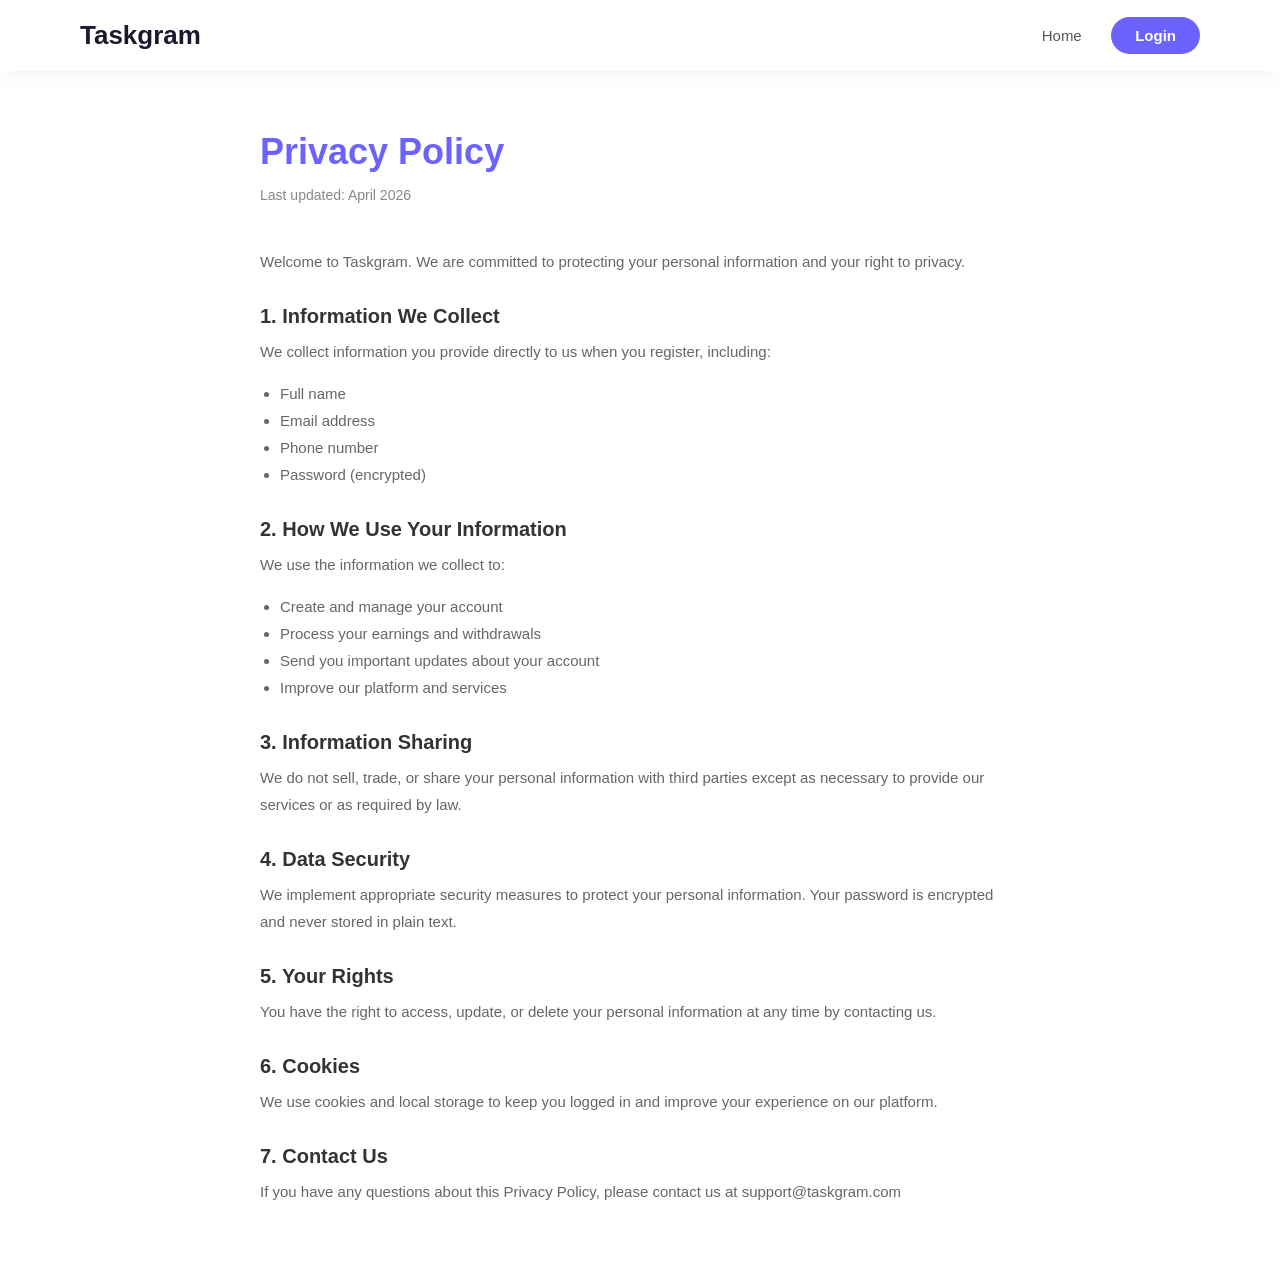
<file: pages/privacy.html>
<!DOCTYPE html>
<html lang="en">
<head>
    <meta charset="UTF-8">
    <meta name="viewport" content="width=device-width, initial-scale=1.0">
    <title>Taskgram - Privacy Policy</title>
    <link rel="stylesheet" href="../css/style.css">
    <style>
        .policy-section {
            max-width: 800px;
            margin: 60px auto;
            padding: 0 20px;
        }

        .policy-section h1 {
            font-size: 36px;
            color: #6c63ff;
            margin-bottom: 10px;
        }

        .policy-section .last-updated {
            color: #888;
            font-size: 14px;
            margin-bottom: 40px;
        }

        .policy-section h2 {
            font-size: 20px;
            color: #333;
            margin: 30px 0 10px;
        }

        .policy-section p {
            color: #666;
            font-size: 15px;
            line-height: 1.8;
            margin-bottom: 15px;
        }

        .policy-section ul {
            color: #666;
            font-size: 15px;
            line-height: 1.8;
            margin-left: 20px;
            margin-bottom: 15px;
        }
    </style>
</head>
<body>

    <nav>
        <div class="logo">Taskgram</div>
        <div class="nav-links">
            <a href="../index.html">Home</a>
            <a href="login.html" class="btn-signup">Login</a>
        </div>
    </nav>

    <section class="policy-section">
        <h1>Privacy Policy</h1>
        <p class="last-updated">Last updated: April 2026</p>

        <p>Welcome to Taskgram. We are committed to protecting your personal information and your right to privacy.</p>

        <h2>1. Information We Collect</h2>
        <p>We collect information you provide directly to us when you register, including:</p>
        <ul>
            <li>Full name</li>
            <li>Email address</li>
            <li>Phone number</li>
            <li>Password (encrypted)</li>
        </ul>

        <h2>2. How We Use Your Information</h2>
        <p>We use the information we collect to:</p>
        <ul>
            <li>Create and manage your account</li>
            <li>Process your earnings and withdrawals</li>
            <li>Send you important updates about your account</li>
            <li>Improve our platform and services</li>
        </ul>

        <h2>3. Information Sharing</h2>
        <p>We do not sell, trade, or share your personal information with third parties except as necessary to provide our services or as required by law.</p>

        <h2>4. Data Security</h2>
        <p>We implement appropriate security measures to protect your personal information. Your password is encrypted and never stored in plain text.</p>

        <h2>5. Your Rights</h2>
        <p>You have the right to access, update, or delete your personal information at any time by contacting us.</p>

        <h2>6. Cookies</h2>
        <p>We use cookies and local storage to keep you logged in and improve your experience on our platform.</p>

        <h2>7. Contact Us</h2>
        <p>If you have any questions about this Privacy Policy, please contact us at support@taskgram.com</p>
    </section>

</body>
</html>
</file>
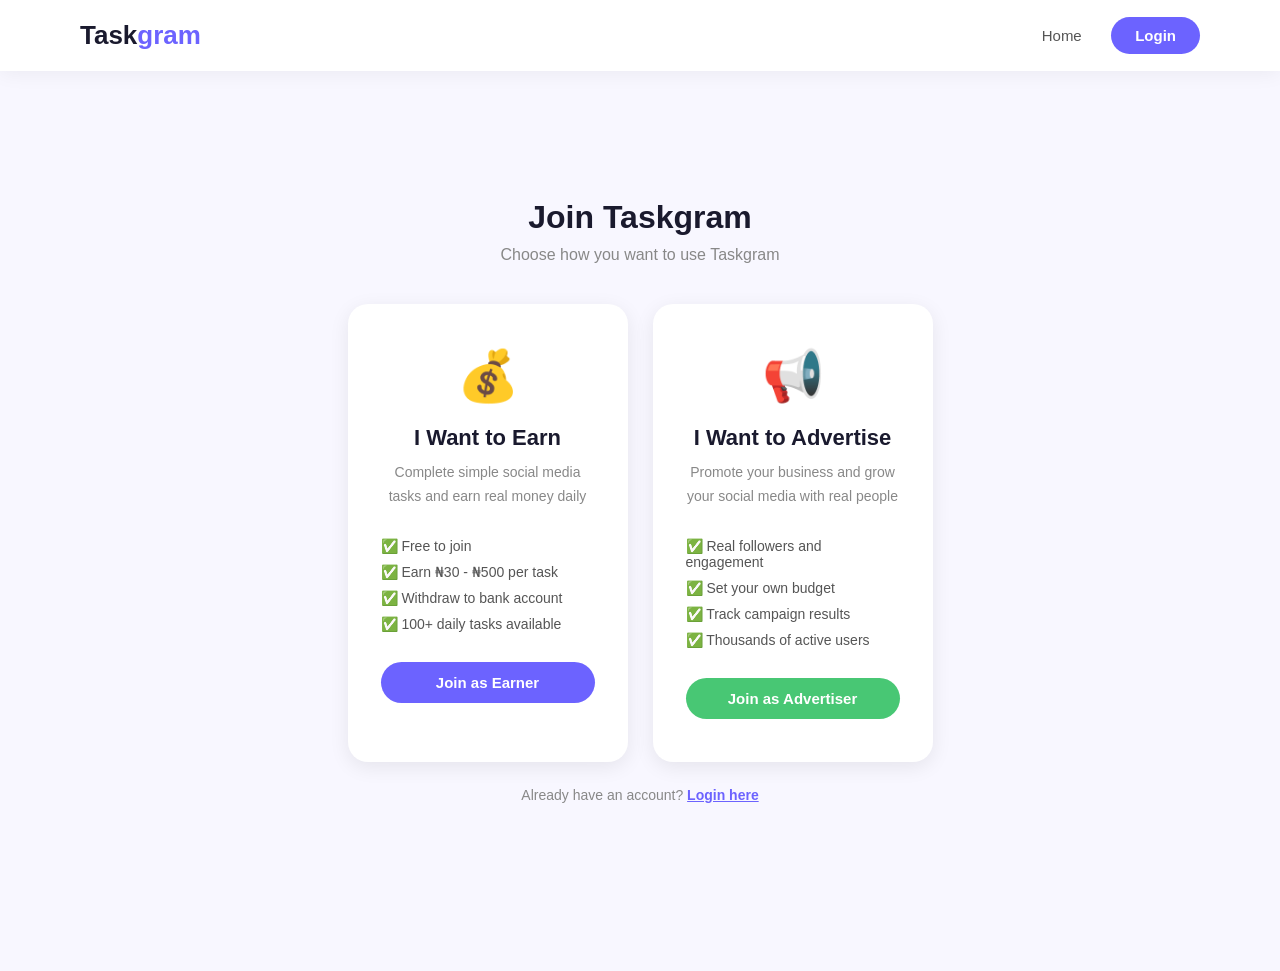
<file: pages/register.html>
<!DOCTYPE html>
<html lang="en">
<head>
    <meta charset="UTF-8">
    <meta name="viewport" content="width=device-width, initial-scale=1.0">
    <title>Taskgram - Register</title>
    <link rel="stylesheet" href="../css/style.css">
    <style>
        .account-type-section {
            min-height: 100vh;
            display: flex;
            justify-content: center;
            align-items: center;
            padding: 40px 20px;
            background: #f8f7ff;
        }

        .account-type-box {
            text-align: center;
            max-width: 700px;
            width: 100%;
        }

        .account-type-box h2 {
            font-size: 32px;
            color: #1a1a2e;
            margin-bottom: 10px;
            font-weight: 800;
        }

        .account-type-box p {
            color: #888;
            margin-bottom: 40px;
            font-size: 16px;
        }

        .type-cards {
            display: flex;
            gap: 25px;
            flex-wrap: wrap;
            justify-content: center;
        }

        .type-card {
            background: white;
            padding: 40px 30px;
            border-radius: 20px;
            width: 280px;
            box-shadow: 0 5px 20px rgba(0,0,0,0.08);
            cursor: pointer;
            transition: 0.3s;
            border: 3px solid transparent;
        }

        .type-card:hover {
            border-color: #6c63ff;
            transform: translateY(-5px);
            box-shadow: 0 20px 40px rgba(108,99,255,0.15);
        }

        .type-card .icon {
            font-size: 50px;
            margin-bottom: 20px;
        }

        .type-card h3 {
            font-size: 22px;
            color: #1a1a2e;
            font-weight: 700;
            margin-bottom: 10px;
        }

        .type-card p {
            font-size: 14px;
            color: #888;
            line-height: 1.7;
            margin-bottom: 25px;
        }

        .type-card ul {
            text-align: left;
            list-style: none;
            margin-bottom: 25px;
        }

        .type-card ul li {
            font-size: 14px;
            color: #555;
            padding: 5px 0;
        }

        .type-card ul li::before {
            content: "✅ ";
        }

        .btn-select {
            background: #6c63ff;
            color: white;
            padding: 12px 30px;
            border: none;
            border-radius: 25px;
            font-size: 15px;
            font-weight: 600;
            cursor: pointer;
            width: 100%;
            transition: 0.3s;
        }

        .btn-select:hover {
            background: #574fd6;
        }

        .btn-select.advertiser {
            background: #48c774;
        }

        .btn-select.advertiser:hover {
            background: #3dae63;
        }
    </style>
</head>
<body>

    <nav>
        <div class="logo">Task<span style="color:#6c63ff">gram</span></div>
        <div class="nav-links">
            <a href="../index.html">Home</a>
            <a href="login.html" class="btn-signup">Login</a>
        </div>
    </nav>

    <!-- STEP 1: CHOOSE ACCOUNT TYPE -->
    <section class="account-type-section" id="step1">
        <div class="account-type-box">
            <h2>Join Taskgram</h2>
            <p>Choose how you want to use Taskgram</p>
            <div class="type-cards">
                <div class="type-card">
                    <div class="icon">💰</div>
                    <h3>I Want to Earn</h3>
                    <p>Complete simple social media tasks and earn real money daily</p>
                    <ul>
                        <li>Free to join</li>
                        <li>Earn ₦30 - ₦500 per task</li>
                        <li>Withdraw to bank account</li>
                        <li>100+ daily tasks available</li>
                    </ul>
                    <button class="btn-select" onclick="selectType('earner')">Join as Earner</button>
                </div>
                <div class="type-card">
                    <div class="icon">📢</div>
                    <h3>I Want to Advertise</h3>
                    <p>Promote your business and grow your social media with real people</p>
                    <ul>
                        <li>Real followers and engagement</li>
                        <li>Set your own budget</li>
                        <li>Track campaign results</li>
                        <li>Thousands of active users</li>
                    </ul>
                    <button class="btn-select advertiser" onclick="selectType('advertiser')">Join as Advertiser</button>
                </div>
            </div>
            <p style="margin-top:25px; font-size:14px;">Already have an account? <a href="login.html" style="color:#6c63ff; font-weight:600;">Login here</a></p>
        </div>
    </section>

    <!-- STEP 2: REGISTRATION FORM -->
    <section class="auth-section" id="step2" style="display:none;">
        <div class="auth-box">
            <h2 id="form-title">Create Your Account</h2>
            <p class="auth-sub" id="form-subtitle">Join Taskgram and start earning today</p>

            <div class="form-group">
                <label>Full Name</label>
                <input type="text" id="full_name" placeholder="Enter your full name">
            </div>
            <div class="form-group">
                <label>Email Address</label>
                <input type="email" id="email" placeholder="Enter your email">
            </div>
            <div class="form-group">
                <label>Phone Number</label>
                <input type="tel" id="phone" placeholder="Enter your phone number">
            </div>
            <div class="form-group">
                <label>Password</label>
                <input type="password" id="password" placeholder="Create a password">
            </div>
            <div class="form-group">
                <label>Confirm Password</label>
                <input type="password" id="confirm_password" placeholder="Confirm your password">
            </div>

            <button class="btn-auth" onclick="registerUser()">Create Account</button>

            <p class="auth-switch">Already have an account?
                <a href="login.html">Login here</a>
            </p>
            <p style="text-align:center; margin-top:10px;">
                <a href="#" onclick="goBack()" style="color:#888; font-size:13px;">← Change account type</a>
            </p>
        </div>
    </section>

    <script>
        let selectedType = '';

        function selectType(type){
            selectedType = type;
            document.getElementById('step1').style.display = 'none';
            document.getElementById('step2').style.display = 'flex';

            if(type === 'advertiser'){
                document.getElementById('form-title').textContent = 'Create Advertiser Account';
                document.getElementById('form-subtitle').textContent = 'Start promoting your business today';
            } else {
                document.getElementById('form-title').textContent = 'Create Earner Account';
                document.getElementById('form-subtitle').textContent = 'Join Taskgram and start earning today';
            }
        }

        function goBack(){
            document.getElementById('step1').style.display = 'flex';
            document.getElementById('step2').style.display = 'none';
        }

      async function registerUser(){
    const full_name = document.getElementById('full_name').value;
    const email = document.getElementById('email').value;
    const phone = document.getElementById('phone').value;
    const password = document.getElementById('password').value;
    const confirm_password = document.getElementById('confirm_password').value;

    if(!full_name || !email || !phone || !password || !confirm_password){
        alert('Please fill in all fields');
        return;
    }

    if(password !== confirm_password){
        alert('Passwords do not match');
        return;
    }

    const response = await fetch('https://taskgram.infinityfreeapp.com/api/register.php', {
        method: 'POST',
        headers: {'Content-Type': 'application/json'},
        body: JSON.stringify({
            full_name,
            email,
            phone,
            password,
            confirm_password,
            account_type: selectedType
        })
    });

    const result = await response.json();

    if(result.status === 'success'){
        // Store email for verification
        localStorage.setItem('verify_email', email);
        // Redirect to login page to verify
        alert('Registration successful! Check your email for a verification code.');
        window.location.href = 'login.html';
    } else {
        alert(result.message);
    }
}
    </script>

</body>
</html>
</file>
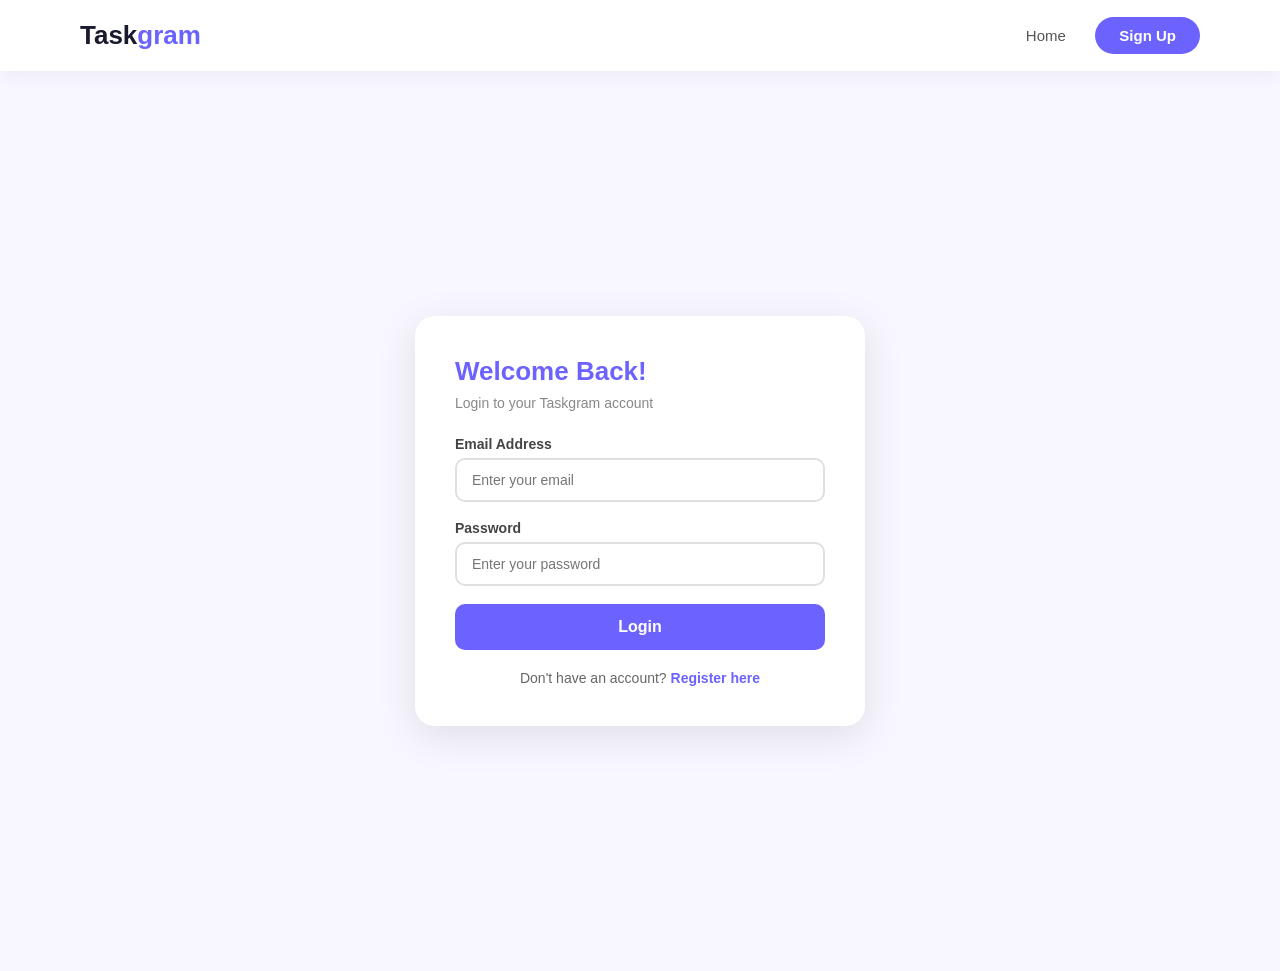
<file: pages/tasks.html>
<!DOCTYPE html>
<html lang="en">
<head>
    <meta charset="UTF-8">
    <meta name="viewport" content="width=device-width, initial-scale=1.0">
    <title>Taskgram - Tasks</title>
    <link rel="stylesheet" href="../css/style.css">
    <style>
        .tasks-section {
            max-width: 900px;
            margin: 40px auto;
            padding: 0 20px;
        }

        .tasks-header {
            margin-bottom: 30px;
        }

        .tasks-header h2 {
            font-size: 28px;
            color: #6c63ff;
        }

        .tasks-header p {
            color: #888;
            margin-top: 5px;
        }

        .task-card {
            background: white;
            padding: 25px;
            border-radius: 15px;
            box-shadow: 0 5px 20px rgba(0,0,0,0.08);
            margin-bottom: 20px;
            display: flex;
            justify-content: space-between;
            align-items: center;
            flex-wrap: wrap;
            gap: 15px;
        }

        .task-info h3 {
            font-size: 18px;
            color: #333;
            margin-bottom: 5px;
        }

        .task-info p {
            font-size: 14px;
            color: #888;
        }

        .task-reward {
            font-size: 22px;
            font-weight: 700;
            color: #48c774;
        }

        .btn-task {
            background: #6c63ff;
            color: white;
            padding: 10px 25px;
            border: none;
            border-radius: 25px;
            font-size: 14px;
            font-weight: 600;
            cursor: pointer;
            transition: 0.3s;
        }

        .btn-task:hover {
            background: #574fd6;
        }

        .btn-task:disabled {
            cursor: not-allowed;
            opacity: 0.7;
        }
    </style>
</head>
<body>

    <nav>
        <div class="logo">Task<span style="color:#6c63ff">gram</span></div>
        <div class="nav-links">
            <a href="dashboard.html">Dashboard</a>
            <a href="#" class="btn-signup" onclick="logout()">Logout</a>
        </div>
    </nav>

    <section class="tasks-section">
        <div class="tasks-header">
            <h2>Available Tasks</h2>
            <p>Complete tasks below to earn money</p>
        </div>
    </section>

   <script>
    const user = JSON.parse(localStorage.getItem('user'));

    if(!user){
        window.location.href = 'login.html';
    }

    async function loadTasks(){
        const response = await fetch('https://taskgram.infinityfreeapp.com/api/tasks.php?user_id=' + user.id);
        const result = await response.json();

        if(result.status === 'success'){
            const taskSection = document.querySelector('.tasks-section');
            document.querySelectorAll('.task-card').forEach(card => card.remove());

            result.tasks.forEach(task => {
                const taskCard = document.createElement('div');
                taskCard.className = 'task-card';
                taskCard.id = 'task-' + task.id;

                let button = '';
                if(task.completed == 1){
                    button = '<button class="btn-task" style="background:#48c774" disabled>Completed ✅</button>';
                } else if(task.title.toLowerCase().includes('telegram')){
                    button = `<button class="btn-task" onclick="startTelegramTask(${task.id}, '${task.link}')">Start Task</button>`;
                } else {
                    button = `<button class="btn-task" onclick="startTask(${task.id}, '${task.link}')">Start Task</button>`;
                }

                taskCard.innerHTML = `
                    <div class="task-info">
                        <h3>${task.title}</h3>
                        <p>${task.description}</p>
                    </div>
                    <div class="task-reward">₦${task.reward}</div>
                    ${button}
                `;
                taskSection.appendChild(taskCard);
            });
        }
    }

    function startTask(task_id, link){
        window.open(link, '_blank');
        const card = document.getElementById('task-' + task_id);
        const btn = card.querySelector('.btn-task');
        btn.textContent = 'Claim Reward';
        btn.style.background = '#48c774';
        btn.onclick = function(){ claimReward(task_id); };
    }

    function startTelegramTask(task_id, link){
        window.open(link, '_blank');
        const card = document.getElementById('task-' + task_id);
        card.innerHTML += `
            <div class="telegram-verify" style="width:100%;margin-top:10px;">
                <input type="text" id="tg-username-${task_id}" 
                    placeholder="Enter your Telegram username e.g. IsraelTrade" 
                    style="padding:10px;border:2px solid #e0e0e0;border-radius:10px;width:60%;font-size:14px;">
                <button class="btn-task" style="margin-left:10px;" 
                    onclick="verifyTelegram(${task_id})">Verify & Claim</button>
            </div>
        `;
    }

    async function verifyTelegram(task_id){
        const username = document.getElementById('tg-username-' + task_id).value.trim();

        if(!username){
            alert('Please enter your Telegram username');
            return;
        }

        const response = await fetch('https://taskgram.infinityfreeapp.com/api/verify_telegram.php', {
            method: 'POST',
            headers: {'Content-Type': 'application/json'},
            body: JSON.stringify({
                user_id: user.id,
                task_id: task_id,
                telegram_username: username.replace('@', '')
            })
        });

        const result = await response.json();

        if(result.status === 'success'){
            alert('✅ Verified! You earned ₦' + result.reward);
            user.balance = parseFloat(user.balance) + parseFloat(result.reward);
            localStorage.setItem('user', JSON.stringify(user));
            loadTasks();
        } else {
            alert('❌ ' + result.message);
        }
    }

    async function claimReward(task_id){
        const response = await fetch('https://taskgram.infinityfreeapp.com/api/complete_task.php', {
            method: 'POST',
            headers: {'Content-Type': 'application/json'},
            body: JSON.stringify({user_id: user.id, task_id: task_id})
        });

        const result = await response.json();

        if(result.status === 'success'){
            alert('Task completed! You earned ₦' + result.reward);
            user.balance = parseFloat(user.balance) + parseFloat(result.reward);
            localStorage.setItem('user', JSON.stringify(user));
            loadTasks();
        } else {
            alert(result.message);
        }
    }

    function logout(){
        localStorage.removeItem('user');
        window.location.href = '../index.html';
    }

    loadTasks();
</script>

</body>
</html>
</file>
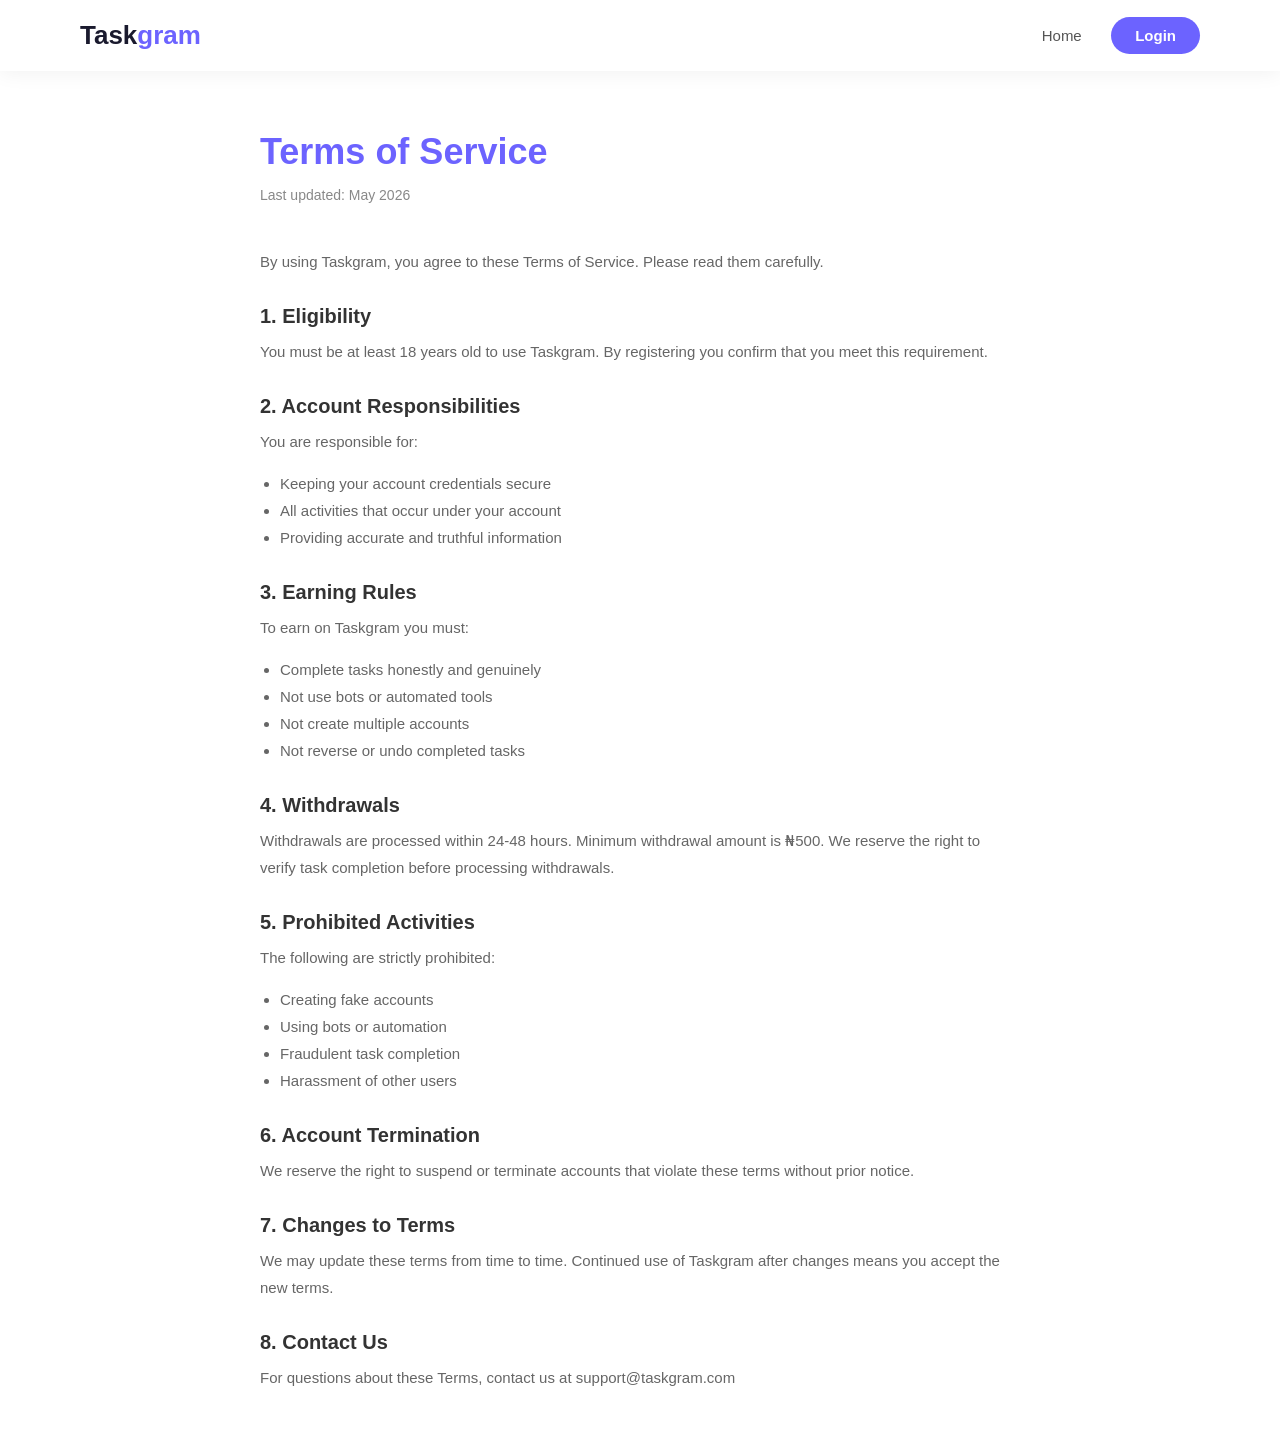
<file: pages/terms.html>
<!DOCTYPE html>
<html lang="en">
<head>
    <meta charset="UTF-8">
    <meta name="viewport" content="width=device-width, initial-scale=1.0">
    <title>Taskgram - Terms of Service</title>
    <link rel="stylesheet" href="../css/style.css">
    <style>
        .policy-section {
            max-width: 800px;
            margin: 60px auto;
            padding: 0 20px;
        }

        .policy-section h1 {
            font-size: 36px;
            color: #6c63ff;
            margin-bottom: 10px;
        }

        .policy-section .last-updated {
            color: #888;
            font-size: 14px;
            margin-bottom: 40px;
        }

        .policy-section h2 {
            font-size: 20px;
            color: #333;
            margin: 30px 0 10px;
        }

        .policy-section p {
            color: #666;
            font-size: 15px;
            line-height: 1.8;
            margin-bottom: 15px;
        }

        .policy-section ul {
            color: #666;
            font-size: 15px;
            line-height: 1.8;
            margin-left: 20px;
            margin-bottom: 15px;
        }
    </style>
</head>
<body>

    <nav>
        <div class="logo">Task<span style="color:#6c63ff">gram</span></div>
        <div class="nav-links">
            <a href="../index.html">Home</a>
            <a href="login.html" class="btn-signup">Login</a>
        </div>
    </nav>

    <section class="policy-section">
        <h1>Terms of Service</h1>
        <p class="last-updated">Last updated: May 2026</p>

        <p>By using Taskgram, you agree to these Terms of Service. Please read them carefully.</p>

        <h2>1. Eligibility</h2>
        <p>You must be at least 18 years old to use Taskgram. By registering you confirm that you meet this requirement.</p>

        <h2>2. Account Responsibilities</h2>
        <p>You are responsible for:</p>
        <ul>
            <li>Keeping your account credentials secure</li>
            <li>All activities that occur under your account</li>
            <li>Providing accurate and truthful information</li>
        </ul>

        <h2>3. Earning Rules</h2>
        <p>To earn on Taskgram you must:</p>
        <ul>
            <li>Complete tasks honestly and genuinely</li>
            <li>Not use bots or automated tools</li>
            <li>Not create multiple accounts</li>
            <li>Not reverse or undo completed tasks</li>
        </ul>

        <h2>4. Withdrawals</h2>
        <p>Withdrawals are processed within 24-48 hours. Minimum withdrawal amount is ₦500. We reserve the right to verify task completion before processing withdrawals.</p>

        <h2>5. Prohibited Activities</h2>
        <p>The following are strictly prohibited:</p>
        <ul>
            <li>Creating fake accounts</li>
            <li>Using bots or automation</li>
            <li>Fraudulent task completion</li>
            <li>Harassment of other users</li>
        </ul>

        <h2>6. Account Termination</h2>
        <p>We reserve the right to suspend or terminate accounts that violate these terms without prior notice.</p>

        <h2>7. Changes to Terms</h2>
        <p>We may update these terms from time to time. Continued use of Taskgram after changes means you accept the new terms.</p>

        <h2>8. Contact Us</h2>
        <p>For questions about these Terms, contact us at support@taskgram.com</p>
    </section>

</body>
</html>
</file>
<file: css/style.css>
/* GENERAL */
* {
    margin: 0;
    padding: 0;
    box-sizing: border-box;
}

body {
    font-family: 'Inter', 'Segoe UI', sans-serif;
    background-color: #ffffff;
    color: #1a1a2e;
}

/* NAVIGATION */
nav {
    display: flex;
    justify-content: space-between;
    align-items: center;
    padding: 20px 80px;
    background-color: #ffffff;
    box-shadow: 0 2px 20px rgba(0,0,0,0.06);
    position: sticky;
    top: 0;
    z-index: 100;
}

.logo {
    font-size: 26px;
    font-weight: 800;
    color: #1a1a2e;
}

.logo span {
    color: #6c63ff;
}

.nav-links a {
    text-decoration: none;
    color: #555;
    margin-left: 25px;
    font-size: 15px;
    font-weight: 500;
    transition: 0.3s;
}

.nav-links a:hover {
    color: #6c63ff;
}

.btn-signup {
    background-color: #6c63ff !important;
    color: #ffffff !important;
    padding: 10px 24px !important;
    border-radius: 25px !important;
    font-weight: 600 !important;
}

.btn-signup:hover {
    background-color: #574fd6 !important;
    color: white !important;
}

/* HERO */
.hero {
    display: flex;
    justify-content: space-between;
    align-items: center;
    padding: 80px 80px;
    background: linear-gradient(135deg, #f8f7ff 0%, #f0fffe 100%);
    min-height: 90vh;
    gap: 60px;
}

.hero-content {
    flex: 1;
    max-width: 600px;
}

.hero-badge {
    display: inline-block;
    background: #ede9fe;
    color: #6c63ff;
    padding: 8px 16px;
    border-radius: 20px;
    font-size: 14px;
    font-weight: 600;
    margin-bottom: 25px;
}

.hero-content h1 {
    font-size: 52px;
    font-weight: 800;
    line-height: 1.2;
    color: #1a1a2e;
    margin-bottom: 20px;
}

.hero-content h1 span {
    color: #6c63ff;
}

.hero-content p {
    font-size: 18px;
    color: #666;
    line-height: 1.8;
    margin-bottom: 35px;
}

.hero-buttons {
    display: flex;
    gap: 15px;
    margin-bottom: 50px;
    flex-wrap: wrap;
}

.btn-main {
    background: #6c63ff;
    color: white;
    padding: 15px 30px;
    border-radius: 30px;
    text-decoration: none;
    font-weight: 700;
    font-size: 16px;
    transition: 0.3s;
    display: inline-block;
}

.btn-main:hover {
    background: #574fd6;
    transform: translateY(-2px);
}

.btn-outline {
    background: transparent;
    color: #6c63ff;
    padding: 15px 30px;
    border-radius: 30px;
    text-decoration: none;
    font-weight: 700;
    font-size: 16px;
    border: 2px solid #6c63ff;
    transition: 0.3s;
    display: inline-block;
}

.btn-outline:hover {
    background: #6c63ff;
    color: white;
}

.hero-stats {
    display: flex;
    gap: 40px;
    flex-wrap: wrap;
}

.hero-stat strong {
    display: block;
    font-size: 28px;
    font-weight: 800;
    color: #6c63ff;
}

.hero-stat span {
    font-size: 13px;
    color: #888;
}

/* HERO CARD */
.hero-image {
    flex: 1;
    max-width: 380px;
}

.hero-card {
    background: white;
    border-radius: 20px;
    padding: 25px;
    box-shadow: 0 20px 60px rgba(108,99,255,0.15);
}

.hero-card-header {
    font-weight: 700;
    font-size: 16px;
    color: #1a1a2e;
    margin-bottom: 20px;
    padding-bottom: 15px;
    border-bottom: 2px solid #f4f6f9;
}

.earning-item {
    display: flex;
    justify-content: space-between;
    align-items: center;
    padding: 12px 0;
    border-bottom: 1px solid #f4f6f9;
    font-size: 14px;
    color: #555;
}

.earn-amount {
    font-weight: 700;
    color: #48c774;
    font-size: 15px;
}

/* TRUSTED */
.trusted {
    background: #f8f7ff;
    padding: 30px 80px;
    text-align: center;
}

.trusted p {
    color: #888;
    font-size: 14px;
    margin-bottom: 20px;
    text-transform: uppercase;
    letter-spacing: 1px;
}

.trusted-logos {
    display: flex;
    justify-content: center;
    gap: 40px;
    flex-wrap: wrap;
}

.trusted-logos span {
    font-size: 15px;
    font-weight: 600;
    color: #555;
}

/* SECTION HEADER */
.section-header {
    text-align: center;
    margin-bottom: 60px;
}

.section-header h2 {
    font-size: 38px;
    font-weight: 800;
    color: #1a1a2e;
    margin-bottom: 10px;
}

.section-header p {
    font-size: 16px;
    color: #888;
}

/* HOW IT WORKS */
.how-it-works {
    padding: 100px 80px;
    background: white;
}

.steps {
    display: flex;
    justify-content: center;
    align-items: center;
    gap: 20px;
    flex-wrap: wrap;
}

.step {
    background: #f8f7ff;
    padding: 40px 30px;
    border-radius: 20px;
    width: 260px;
    text-align: center;
    transition: 0.3s;
    position: relative;
}

.step:hover {
    transform: translateY(-5px);
    box-shadow: 0 20px 40px rgba(108,99,255,0.15);
    background: white;
}

.step-number {
    font-size: 48px;
    font-weight: 800;
    color: #ede9fe;
    position: absolute;
    top: 15px;
    right: 20px;
}

.step-icon {
    font-size: 40px;
    margin-bottom: 15px;
}

.step h3 {
    font-size: 20px;
    font-weight: 700;
    color: #1a1a2e;
    margin-bottom: 10px;
}

.step p {
    font-size: 14px;
    color: #888;
    line-height: 1.7;
}

.step-arrow {
    font-size: 30px;
    color: #6c63ff;
    font-weight: 700;
}

/* FEATURES */
.features {
    padding: 100px 80px;
    background: #f8f7ff;
}

.features-grid {
    display: grid;
    grid-template-columns: repeat(3, 1fr);
    gap: 25px;
    max-width: 1000px;
    margin: 0 auto;
}

.feature-card {
    background: white;
    padding: 30px;
    border-radius: 20px;
    transition: 0.3s;
}

.feature-card:hover {
    transform: translateY(-5px);
    box-shadow: 0 20px 40px rgba(108,99,255,0.1);
}

.feature-icon {
    font-size: 35px;
    margin-bottom: 15px;
}

.feature-card h3 {
    font-size: 18px;
    font-weight: 700;
    color: #1a1a2e;
    margin-bottom: 10px;
}

.feature-card p {
    font-size: 14px;
    color: #888;
    line-height: 1.7;
}

/* TESTIMONIALS */
.testimonials {
    padding: 100px 80px;
    background: white;
}

.testimonials-grid {
    display: grid;
    grid-template-columns: repeat(3, 1fr);
    gap: 25px;
    max-width: 1000px;
    margin: 0 auto;
}

.testimonial-card {
    background: #f8f7ff;
    padding: 30px;
    border-radius: 20px;
}

.stars {
    font-size: 16px;
    margin-bottom: 15px;
}

.testimonial-card p {
    font-size: 14px;
    color: #555;
    line-height: 1.8;
    margin-bottom: 20px;
    font-style: italic;
}

.testimonial-author {
    display: flex;
    align-items: center;
    gap: 12px;
}

.author-avatar {
    width: 45px;
    height: 45px;
    background: #6c63ff;
    color: white;
    border-radius: 50%;
    display: flex;
    align-items: center;
    justify-content: center;
    font-weight: 700;
    font-size: 14px;
}

.testimonial-author strong {
    display: block;
    font-size: 14px;
    color: #1a1a2e;
}

.testimonial-author span {
    font-size: 12px;
    color: #888;
}

/* CTA */
.cta {
    background: linear-gradient(135deg, #6c63ff, #48c774);
    padding: 80px;
    text-align: center;
    color: white;
}

.cta h2 {
    font-size: 40px;
    font-weight: 800;
    margin-bottom: 15px;
}

.cta p {
    font-size: 18px;
    opacity: 0.9;
    margin-bottom: 35px;
}

.cta .btn-main {
    background: white;
    color: #6c63ff;
    font-size: 17px;
    padding: 18px 40px;
}

.cta .btn-main:hover {
    background: #f0eeff;
}

/* FOOTER */
footer {
    background: #1a1a2e;
    color: white;
    padding: 60px 80px 20px;
}

.footer-content {
    display: flex;
    justify-content: space-between;
    flex-wrap: wrap;
    gap: 40px;
    margin-bottom: 40px;
}

.footer-brand h3 {
    font-size: 24px;
    font-weight: 800;
    margin-bottom: 10px;
}

.footer-brand h3 span {
    color: #6c63ff;
}

.footer-brand p {
    color: #aaa;
    font-size: 14px;
    max-width: 250px;
    line-height: 1.7;
}

.footer-links h4 {
    font-size: 16px;
    margin-bottom: 15px;
    color: white;
}

.footer-links a {
    display: block;
    color: #aaa;
    text-decoration: none;
    font-size: 14px;
    margin-bottom: 8px;
    transition: 0.3s;
}

.footer-links a:hover {
    color: #6c63ff;
}

.footer-bottom {
    border-top: 1px solid #333;
    padding-top: 20px;
    text-align: center;
    color: #aaa;
    font-size: 13px;
}

/* AUTH PAGES */
.auth-section {
    height: 100vh;
    display: flex;
    justify-content: center;
    align-items: center;
    padding: 20px;
    background-color: #f8f7ff;
}

.auth-box {
    background: #ffffff;
    padding: 40px;
    border-radius: 20px;
    width: 450px;
    max-width: 100%;
    box-shadow: 0 10px 40px rgba(0,0,0,0.1);
}

.auth-box h2 {
    font-size: 26px;
    color: #6c63ff;
    margin-bottom: 8px;
}

.auth-sub {
    color: #888;
    margin-bottom: 25px;
    font-size: 14px;
}

.form-group {
    margin-bottom: 18px;
}

.form-group label {
    display: block;
    font-size: 14px;
    font-weight: 600;
    margin-bottom: 6px;
    color: #444;
}

.form-group input {
    display: block;
    width: 100%;
    padding: 12px 15px;
    border: 2px solid #e0e0e0;
    border-radius: 10px;
    font-size: 14px;
    outline: none;
    transition: 0.3s;
    box-sizing: border-box;
}

.form-group input:focus {
    border-color: #6c63ff;
}

.btn-auth {
    display: block;
    width: 100%;
    padding: 14px;
    background: #6c63ff;
    color: white;
    border: none;
    border-radius: 10px;
    font-size: 16px;
    font-weight: 600;
    cursor: pointer;
    transition: 0.3s;
    margin-top: 10px;
    box-sizing: border-box;
}

.btn-auth:hover {
    background: #574fd6;
}

.auth-switch {
    text-align: center;
    margin-top: 20px;
    font-size: 14px;
    color: #666;
}

.auth-switch a {
    color: #6c63ff;
    font-weight: 600;
    text-decoration: none;
}

/* DASHBOARD */
.dashboard {
    max-width: 900px;
    margin: 40px auto;
    padding: 0 20px;
}

.welcome-box {
    background: linear-gradient(135deg, #6c63ff, #48c774);
    color: white;
    padding: 30px;
    border-radius: 15px;
    margin-bottom: 30px;
}

.welcome-box h2 {
    font-size: 24px;
    margin-bottom: 8px;
}

.stats {
    display: flex;
    gap: 20px;
    flex-wrap: wrap;
    margin-bottom: 30px;
}

.stat-card {
    background: white;
    padding: 25px;
    border-radius: 15px;
    flex: 1;
    min-width: 150px;
    box-shadow: 0 5px 20px rgba(0,0,0,0.08);
    text-align: center;
}

.stat-card h3 {
    font-size: 14px;
    color: #888;
    margin-bottom: 10px;
}

.amount {
    font-size: 28px;
    font-weight: 700;
    color: #6c63ff;
}

.withdraw-section {
    text-align: center;
}

.btn-withdraw {
    background: #6c63ff;
    color: white;
    padding: 15px 40px;
    border: none;
    border-radius: 30px;
    font-size: 16px;
    font-weight: 600;
    cursor: pointer;
}

.btn-withdraw:hover {
    background: #574fd6;
}

/* ADVERTISER SECTION */
.advertiser-section {
    padding: 100px 80px;
    background: linear-gradient(135deg, #1a1a2e 0%, #2d2d5e 100%);
    color: white;
}

.advertiser-content {
    display: flex;
    gap: 60px;
    align-items: center;
    max-width: 1100px;
    margin: 0 auto;
    flex-wrap: wrap;
}

.advertiser-text {
    flex: 1;
    min-width: 300px;
}

.advertiser-text h2 {
    font-size: 38px;
    font-weight: 800;
    margin: 15px 0 20px;
    line-height: 1.2;
}

.advertiser-text > p {
    font-size: 16px;
    opacity: 0.8;
    line-height: 1.8;
    margin-bottom: 35px;
}

.advertiser-features {
    display: flex;
    flex-direction: column;
    gap: 20px;
}

.adv-feature {
    display: flex;
    gap: 15px;
    align-items: flex-start;
}

.adv-icon {
    font-size: 28px;
    min-width: 40px;
}

.adv-feature h4 {
    font-size: 16px;
    font-weight: 700;
    margin-bottom: 4px;
    color: #6c63ff;
}

.adv-feature p {
    font-size: 14px;
    opacity: 0.7;
    line-height: 1.6;
}

.advertiser-stats {
    flex: 1;
    min-width: 250px;
    display: grid;
    grid-template-columns: repeat(2, 1fr);
    gap: 20px;
}

.adv-stat-card {
    background: rgba(255,255,255,0.08);
    padding: 30px 20px;
    border-radius: 15px;
    text-align: center;
    border: 1px solid rgba(255,255,255,0.1);
    transition: 0.3s;
}

.adv-stat-card:hover {
    background: rgba(108,99,255,0.3);
}

.adv-stat-card h3 {
    font-size: 32px;
    font-weight: 800;
    color: #6c63ff;
    margin-bottom: 8px;
}

.adv-stat-card p {
    font-size: 13px;
    opacity: 0.7;
}

/* TWO SIDES SECTION */
.two-sides {
    display: flex;
    align-items: stretch;
    gap: 0;
    padding: 80px;
    background: white;
}

.side {
    flex: 1;
    padding: 50px 40px;
    border-radius: 20px;
}

.earner-side {
    background: #f8f7ff;
}

.advertiser-side {
    background: #f0fff8;
}

.side-icon {
    font-size: 50px;
    margin-bottom: 20px;
}

.side h2 {
    font-size: 28px;
    font-weight: 800;
    color: #1a1a2e;
    margin-bottom: 15px;
}

.side > p {
    font-size: 15px;
    color: #666;
    line-height: 1.8;
    margin-bottom: 25px;
}

.side-list {
    list-style: none;
    margin-bottom: 30px;
}

.side-list li {
    font-size: 14px;
    color: #555;
    padding: 8px 0;
    border-bottom: 1px solid rgba(0,0,0,0.05);
}

.sides-divider {
    display: flex;
    align-items: center;
    justify-content: center;
    padding: 0 20px;
}

.sides-divider span {
    background: #6c63ff;
    color: white;
    width: 50px;
    height: 50px;
    border-radius: 50%;
    display: flex;
    align-items: center;
    justify-content: center;
    font-weight: 800;
    font-size: 14px;
}

.btn-green {
    background: #48c774;
    color: white;
    padding: 15px 30px;
    border-radius: 30px;
    text-decoration: none;
    font-weight: 700;
    font-size: 16px;
    transition: 0.3s;
    display: inline-block;
}

.btn-green:hover {
    background: #3dae63;
    transform: translateY(-2px);
}

/* HOW IT WORKS TABS */
.how-tabs {
    display: flex;
    justify-content: center;
    gap: 15px;
    margin-bottom: 40px;
}

.tab-btn {
    background: #f8f7ff;
    color: #555;
    padding: 12px 25px;
    border: 2px solid #e0e0e0;
    border-radius: 25px;
    font-size: 15px;
    font-weight: 600;
    cursor: pointer;
    transition: 0.3s;
}

.tab-btn.active {
    background: #6c63ff;
    color: white;
    border-color: #6c63ff;
}

.tab-btn:hover {
    border-color: #6c63ff;
    color: #6c63ff;
}

.tab-btn.active:hover {
    color: white;
}
</file>
